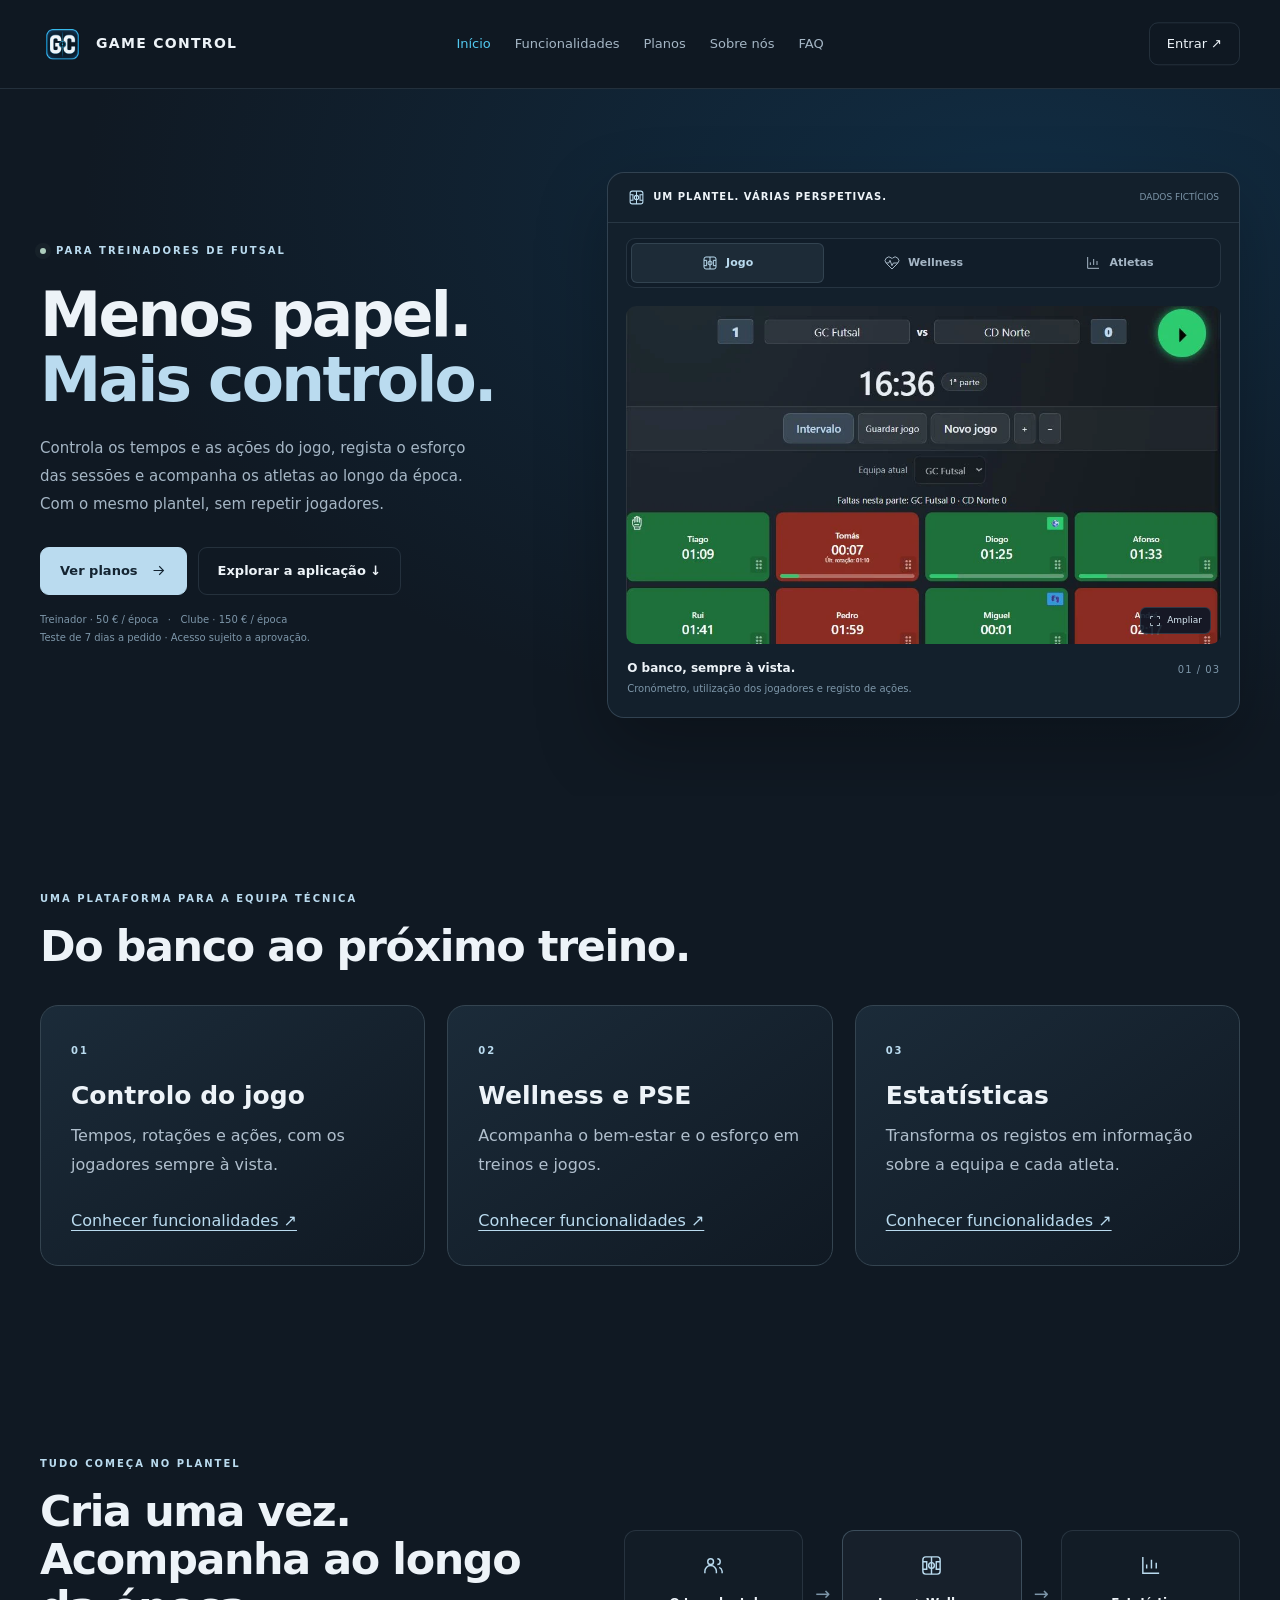
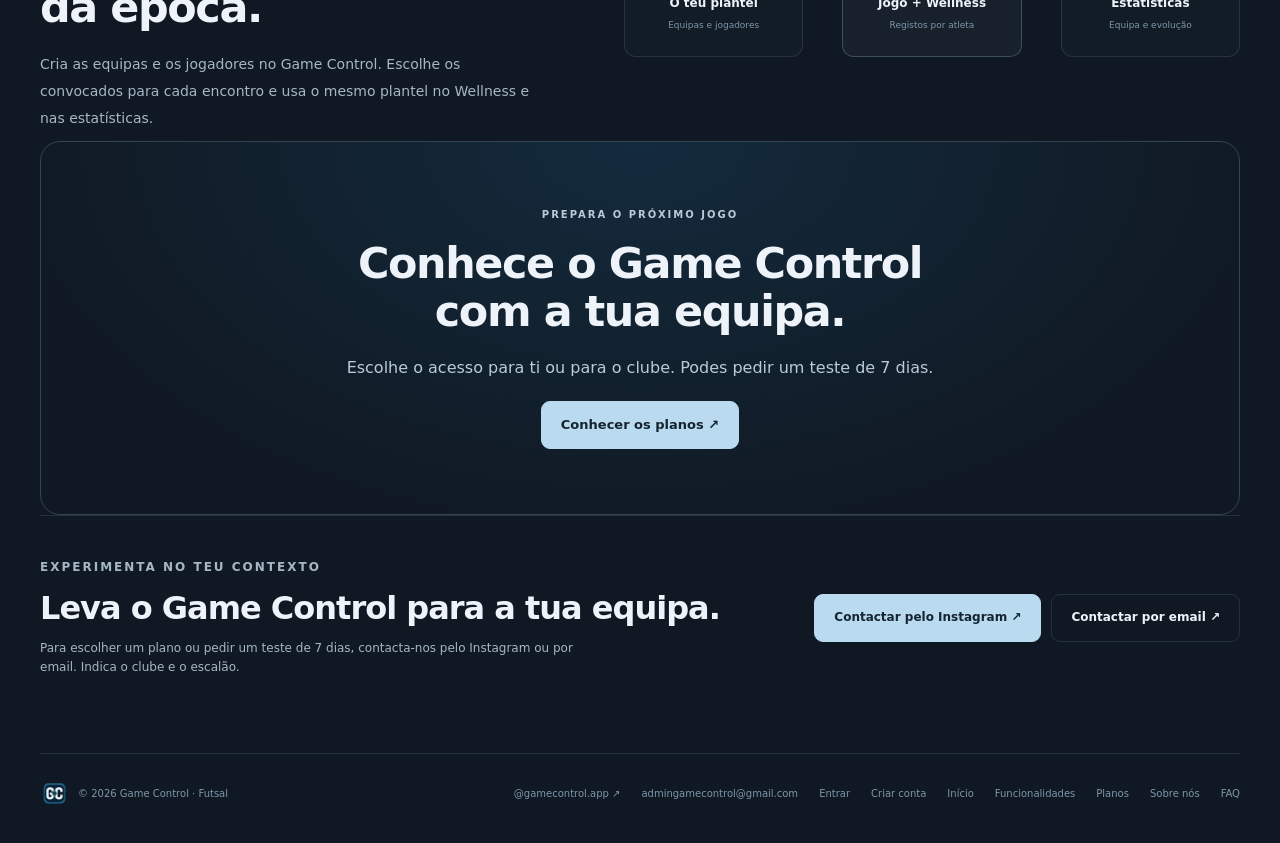
<file: index.html>
<!doctype html>
<html lang="pt-PT"><head><meta charset="utf-8"><meta name="viewport" content="width=device-width,initial-scale=1"><title>Controlo do jogo, Wellness e estatísticas · Game Control</title><meta name="description" content="Do banco à época inteira: tempos e ações de jogo, Wellness e PSE, estatísticas da equipa e dos atletas. Um plantel partilhado, com acesso por conta."><meta name="theme-color" content="#101923"><meta property="og:type" content="website"><meta property="og:title" content="Game Control · O teu futsal, do jogo à época inteira"><meta property="og:description" content="Controlo do jogo, Wellness e estatísticas dos atletas. Conhece a aplicação e pede acesso."><meta property="og:url" content="https://gpmviana.github.io/gamecontrol/"><meta property="og:image" content="https://gpmviana.github.io/gamecontrol/logo-gc.png"><link rel="icon" type="image/png" href="favicon.png?v=20261029-blue"><link rel="stylesheet" href="gc-site.css"><link rel="stylesheet" href="gc-pages.css"></head>
<body><svg xmlns="http://www.w3.org/2000/svg" width="0" height="0" style="position:absolute" aria-hidden="true"><defs><symbol id="i-game" viewBox="0 0 24 24"><rect x="3" y="3" width="18" height="18" rx="3"/><path d="M12 3v18M3 8h4v8H3m18-8h-4v8h4"/><circle cx="12" cy="12" r="3"/></symbol><symbol id="i-heart" viewBox="0 0 24 24"><path d="M20.6 4.6a5.5 5.5 0 0 0-7.8 0l-.8.8-.8-.8a5.5 5.5 0 0 0-7.8 7.8L12 21l8.6-8.6a5.5 5.5 0 0 0 0-7.8Z"/><path d="M3 12h4l2-4 3 8 2-4h7"/></symbol><symbol id="i-chart" viewBox="0 0 24 24"><path d="M4 3v17h17M8 15v-4m5 4V6m5 9V9"/></symbol><symbol id="i-people" viewBox="0 0 24 24"><circle cx="9" cy="8" r="3"/><path d="M3 20v-2a6 6 0 0 1 12 0v2M16 5a3 3 0 0 1 0 6m2 3a5 5 0 0 1 3 4v2"/></symbol><symbol id="i-arrow" viewBox="0 0 24 24"><path d="M5 12h14m-6-6 6 6-6 6"/></symbol><symbol id="i-check" viewBox="0 0 24 24"><path d="m5 12 4 4L19 6"/></symbol><symbol id="i-expand" viewBox="0 0 24 24"><path d="M8 3H3v5m13-5h5v5M3 16v5h5m13-5v5h-5"/></symbol></defs></svg><a class="skip" href="#conteudo">Saltar para o conteúdo</a>
<div class="nav-shell"><header class="nav wrap"><a class="brand" href="index.html" aria-label="Game Control, início"><img src="logo-gc.png?v=20261029-blue" width="45" height="45" alt="">GAME CONTROL</a><button class="menu-toggle" type="button" aria-expanded="false" aria-controls="main-nav" aria-label="Abrir menu"><svg width="20" height="20" viewBox="0 0 24 24" fill="none" stroke="currentColor" stroke-width="1.5" aria-hidden="true"><path d="M4 6h16M4 12h16M4 18h16"/></svg></button><nav class="nav-links" id="main-nav" aria-label="Navegação principal"><a href="index.html" aria-current="page">Início</a><a href="funcionalidades.html" >Funcionalidades</a><a href="planos.html" >Planos</a><a href="sobre.html" >Sobre nós</a><a href="faq.html" >FAQ</a><a class="nav-enter" href="app.html">Entrar ↗</a></nav></header></div>
<main id="conteudo"><div class="hero-shell" id="inicio"><section class="hero wrap" aria-labelledby="hero-title"><div><p class="eyebrow with-dot">Para treinadores de futsal</p><h1 id="hero-title">Menos papel.<br><span>Mais controlo.</span></h1><p class="hero-lead">Controla os tempos e as ações do jogo, regista o esforço das sessões e acompanha os atletas ao longo da época. Com o mesmo plantel, sem repetir jogadores.</p><div class="hero-actions"><a class="button primary" href="planos.html">Ver planos <svg fill="none" stroke="currentColor" stroke-width="1.5" aria-hidden="true"><use href="#i-arrow"/></svg></a><a class="button" href="funcionalidades.html">Explorar a aplicação ↓</a></div><p class="access-note">Treinador · 50 € / época &nbsp; · &nbsp; Clube · 150 € / época<br>Teste de 7 dias a pedido · Acesso sujeito a aprovação.</p></div>
<div class="product-preview"><div class="preview-top"><span class="preview-wordmark"><svg fill="none" stroke="currentColor" stroke-width="1.5" aria-hidden="true"><use href="#i-game"/></svg>UM PLANTEL. VÁRIAS PERSPETIVAS.</span><span class="example-tag">DADOS FICTÍCIOS</span></div><div class="module-tabs" role="tablist" aria-label="Explorar os módulos"><button id="preview-tab-game" role="tab" aria-selected="true" aria-controls="preview-game"  data-preview="game"><svg fill="none" stroke="currentColor" stroke-width="1.5" aria-hidden="true"><use href="#i-game"/></svg>Jogo</button><button id="preview-tab-wellness" role="tab" aria-selected="false" aria-controls="preview-wellness" tabindex="-1" data-preview="wellness"><svg fill="none" stroke="currentColor" stroke-width="1.5" aria-hidden="true"><use href="#i-heart"/></svg>Wellness</button><button id="preview-tab-stats" role="tab" aria-selected="false" aria-controls="preview-stats" tabindex="-1" data-preview="stats"><svg fill="none" stroke="currentColor" stroke-width="1.5" aria-hidden="true"><use href="#i-chart"/></svg>Atletas</button></div><div id="preview-game" class="preview-body" role="tabpanel" aria-labelledby="preview-tab-game" ><button type="button" class="preview-image-button"  data-image="gc-site-jogo.webp" data-image-title="Controlo do jogo" aria-label="Ampliar: Controlo do jogo"><img src="gc-site-jogo.webp" width="1000" height="755"  alt="Vista do jogo com resultado, cronómetro e jogadores em campo e no banco"><span class="image-expand"><svg fill="none" stroke="currentColor" stroke-width="1.5" aria-hidden="true"><use href="#i-expand"/></svg>Ampliar</span></button><div class="preview-caption"><div><strong>O banco, sempre à vista.</strong><p>Cronómetro, utilização dos jogadores e registo de ações.</p></div><span class="preview-index">01 / 03</span></div></div><div id="preview-wellness" class="preview-body" role="tabpanel" aria-labelledby="preview-tab-wellness" hidden><button type="button" class="preview-image-button"  data-image="gc-site-wellness.webp" data-image-title="Wellness · bem-estar e PSE" aria-label="Ampliar: Wellness · bem-estar e PSE"><img src="gc-site-wellness.webp" width="1000" height="780"  alt="Formulário de bem-estar com cinco perguntas e respostas de 1 a 5"><span class="image-expand"><svg fill="none" stroke="currentColor" stroke-width="1.5" aria-hidden="true"><use href="#i-expand"/></svg>Ampliar</span></button><div class="preview-caption"><div><strong>Antes e depois da sessão.</strong><p>Bem-estar, PSE e carga, ligados aos jogadores do plantel.</p></div><span class="preview-index">02 / 03</span></div></div><div id="preview-stats" class="preview-body" role="tabpanel" aria-labelledby="preview-tab-stats" hidden><button type="button" class="preview-image-button" data-kind="stats" data-image="gc-site-estatisticas.webp" data-image-title="Estatísticas dos atletas" aria-label="Ampliar: Estatísticas dos atletas"><img src="gc-site-estatisticas.webp" width="1197" height="627"  alt="Gráficos circulares da distribuição dos minutos, golos e assistências pelos atletas"><span class="image-expand"><svg fill="none" stroke="currentColor" stroke-width="1.5" aria-hidden="true"><use href="#i-expand"/></svg>Ampliar</span></button><div class="preview-caption"><div><strong>Uma época de registos, com contexto.</strong><p>Minutos, golos, assistências e evolução individual.</p></div><span class="preview-index">03 / 03</span></div></div></div></section></div>
<div class="wrap"><section class="section"><p class="eyebrow">Uma plataforma para a equipa técnica</p><h2 class="section-title">Do banco ao próximo treino.</h2><div class="module-cards"><a href="funcionalidades.html#jogo"><span class="eyebrow">01</span><h3>Controlo do jogo</h3><p>Tempos, rotações e ações, com os jogadores sempre à vista.</p><span class="text-link">Conhecer funcionalidades ↗</span></a><a href="funcionalidades.html#wellness"><span class="eyebrow">02</span><h3>Wellness e PSE</h3><p>Acompanha o bem-estar e o esforço em treinos e jogos.</p><span class="text-link">Conhecer funcionalidades ↗</span></a><a href="funcionalidades.html#estatisticas"><span class="eyebrow">03</span><h3>Estatísticas</h3><p>Transforma os registos em informação sobre a equipa e cada atleta.</p><span class="text-link">Conhecer funcionalidades ↗</span></a></div></section><section class="section flow-section" id="plataforma"><div class="flow-layout"><div><p class="eyebrow">Tudo começa no plantel</p><h2 class="section-title">Cria uma vez.<br>Acompanha ao longo da época.</h2><p class="section-lead">Cria as equipas e os jogadores no Game Control. Escolhe os convocados para cada encontro e usa o mesmo plantel no Wellness e nas estatísticas.</p></div><div class="flow-diagram" aria-label="O plantel é partilhado pelo jogo e pelo Wellness, que fornecem registos às estatísticas"><div class="flow-node"><svg fill="none" stroke="currentColor" stroke-width="1.5" aria-hidden="true"><use href="#i-people"/></svg><div><strong>O teu plantel</strong><span>Equipas e jogadores</span></div></div><span class="flow-arrow" aria-hidden="true">→</span><div class="flow-node stack"><svg fill="none" stroke="currentColor" stroke-width="1.5" aria-hidden="true"><use href="#i-game"/></svg><div><strong>Jogo + Wellness</strong><span>Registos por atleta</span></div></div><span class="flow-arrow" aria-hidden="true">→</span><div class="flow-node"><svg fill="none" stroke="currentColor" stroke-width="1.5" aria-hidden="true"><use href="#i-chart"/></svg><div><strong>Estatísticas</strong><span>Equipa e evolução</span></div></div></div></div></section><section class="home-cta"><p class="eyebrow">Prepara o próximo jogo</p><h2 class="section-title">Conhece o Game Control<br>com a tua equipa.</h2><p>Escolhe o acesso para ti ou para o clube. Podes pedir um teste de 7 dias.</p><a class="button primary" href="planos.html">Conhecer os planos ↗</a></section><section class="contact-section" id="contactos"><div class="contact-box"><div><p class="eyebrow" style="margin-bottom:13px">Experimenta no teu contexto</p><h2>Leva o Game Control para a tua equipa.</h2><p>Para escolher um plano ou pedir um teste de 7 dias, contacta-nos pelo Instagram ou por email. Indica o clube e o escalão.</p></div><div class="contact-actions"><a class="button primary" href="https://www.instagram.com/gamecontrol.app/" target="_blank" rel="noopener noreferrer">Contactar pelo Instagram ↗</a><button class="button" type="button" data-open-contact>Contactar por email ↗</button></div></div></section></div></main><footer class="footer wrap"><div class="footer-brand"><img src="logo-gc.png?v=20261029-blue" width="29" height="29" alt=""><span>© 2026 Game Control · Futsal</span></div><nav class="footer-links" aria-label="Contactos e acessos"><a href="https://www.instagram.com/gamecontrol.app/" target="_blank" rel="noopener noreferrer">@gamecontrol.app ↗</a><a href="mailto:admingamecontrol@gmail.com">admingamecontrol@gmail.com</a><a href="app.html">Entrar</a><a href="registar.html">Criar conta</a><a href="index.html">Início</a><a href="funcionalidades.html">Funcionalidades</a><a href="planos.html">Planos</a><a href="sobre.html">Sobre nós</a><a href="faq.html">FAQ</a></nav></footer>
<dialog class="contact-dialog" id="contact-dialog" aria-labelledby="contact-title"><div class="dialog-head"><h2 id="contact-title">Contactar o Game Control</h2><button type="button" class="dialog-close" data-close-dialog aria-label="Fechar contactos">×</button></div><p>Para pedir um plano ou um teste de 7 dias, escolhe o contacto e indica o teu nome, clube e escalão.</p><p id="contact-plan-note" class="contact-plan-note" hidden></p><div class="email-options"><a class="button primary" href="https://www.instagram.com/gamecontrol.app/" target="_blank" rel="noopener noreferrer">Contactar pelo Instagram ↗</a><a class="button" id="contact-gmail" target="_blank" rel="noopener noreferrer">Abrir no Gmail ↗</a><a class="button" id="contact-mailto">Abrir aplicação de correio ↗</a></div><label for="contact-address">Ou copia o endereço e envia a mensagem pelo teu email:</label><div class="email-address"><input id="contact-address" readonly value="admingamecontrol@gmail.com" autocomplete="off"><button class="button" type="button" id="copy-email">Copiar</button></div><p class="contact-status" id="contact-status" role="status" aria-live="polite"></p><p class="send-note">O pedido só é enviado quando confirmares o envio no Instagram ou no teu serviço de email.</p></dialog>
<dialog class="image-dialog" id="image-dialog" aria-labelledby="image-title"><div class="dialog-head"><h2 id="image-title">Vista da aplicação</h2><button class="dialog-close" type="button" data-close-dialog aria-label="Fechar imagem">×</button></div><img id="expanded-image" alt=""><p>Captura da aplicação · Dados fictícios de demonstração.</p></dialog>
<script src="gc-site.js" defer></script></body></html>
</file>
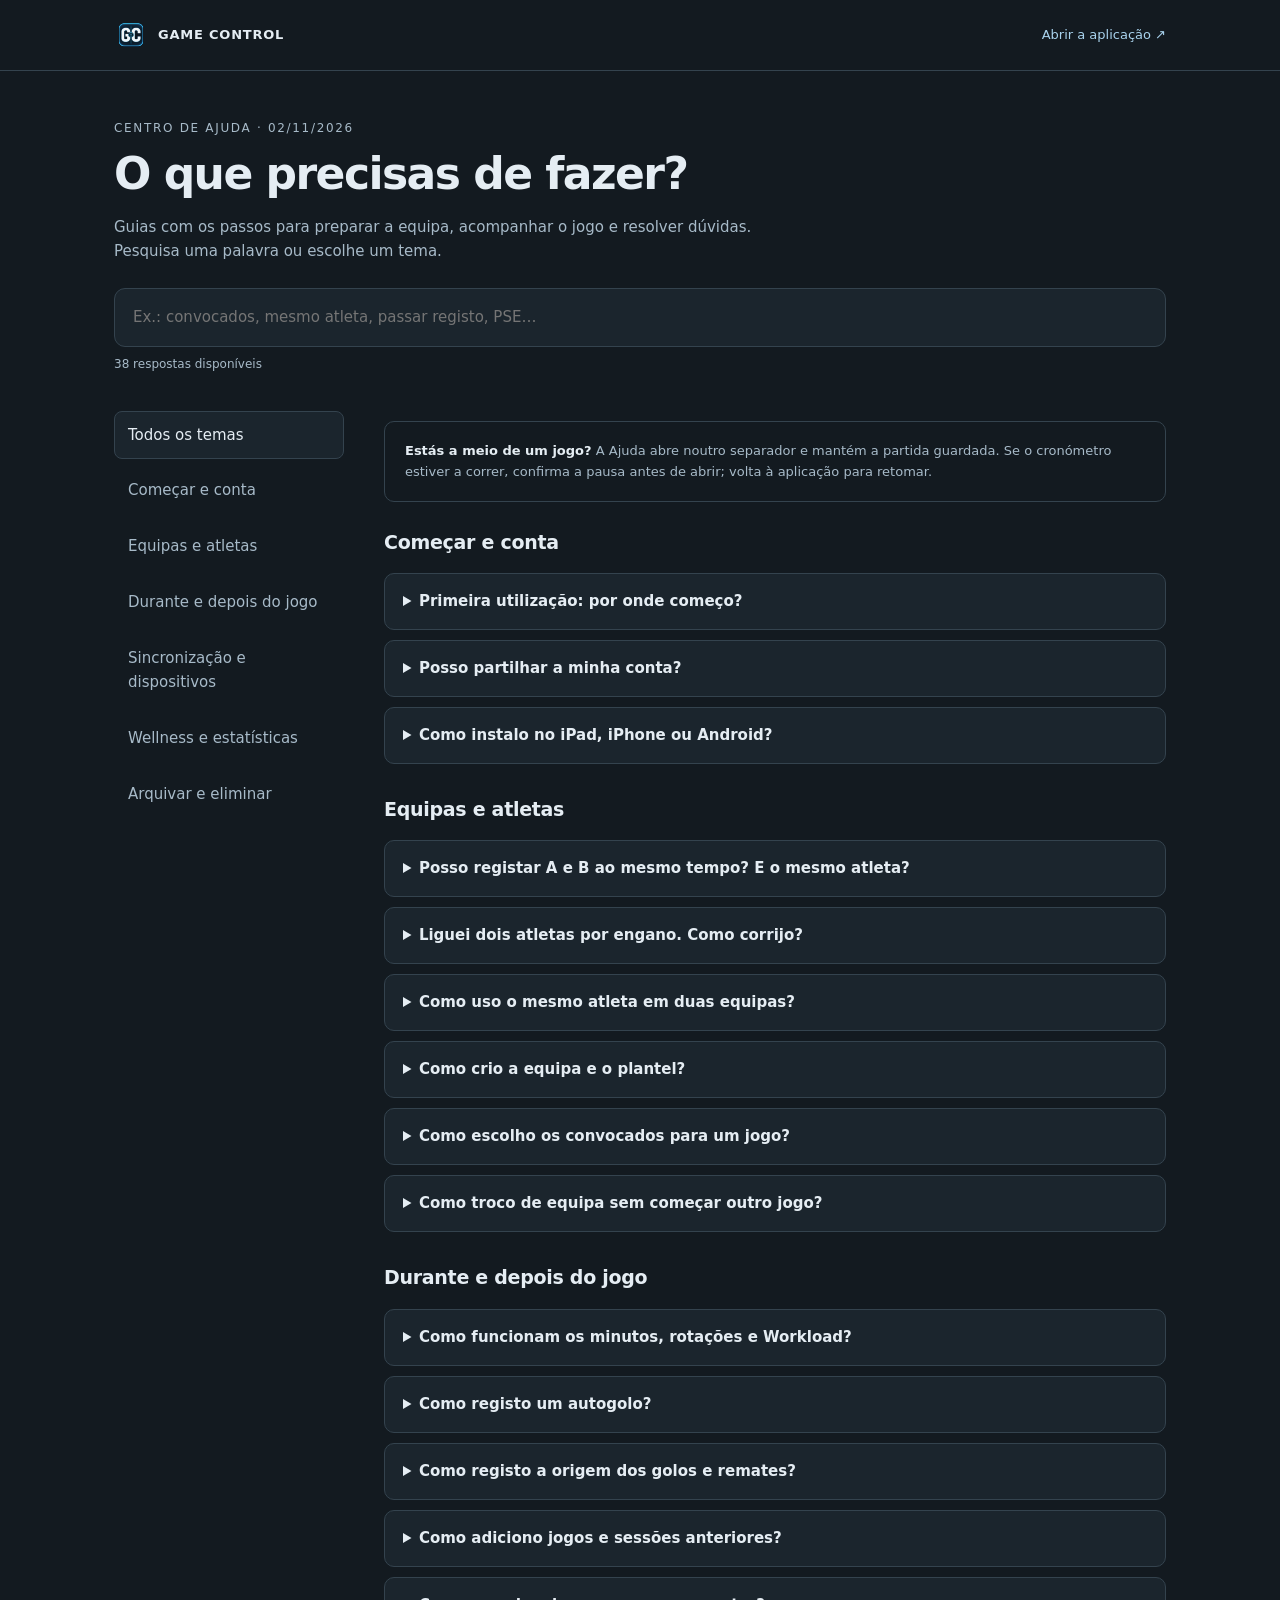
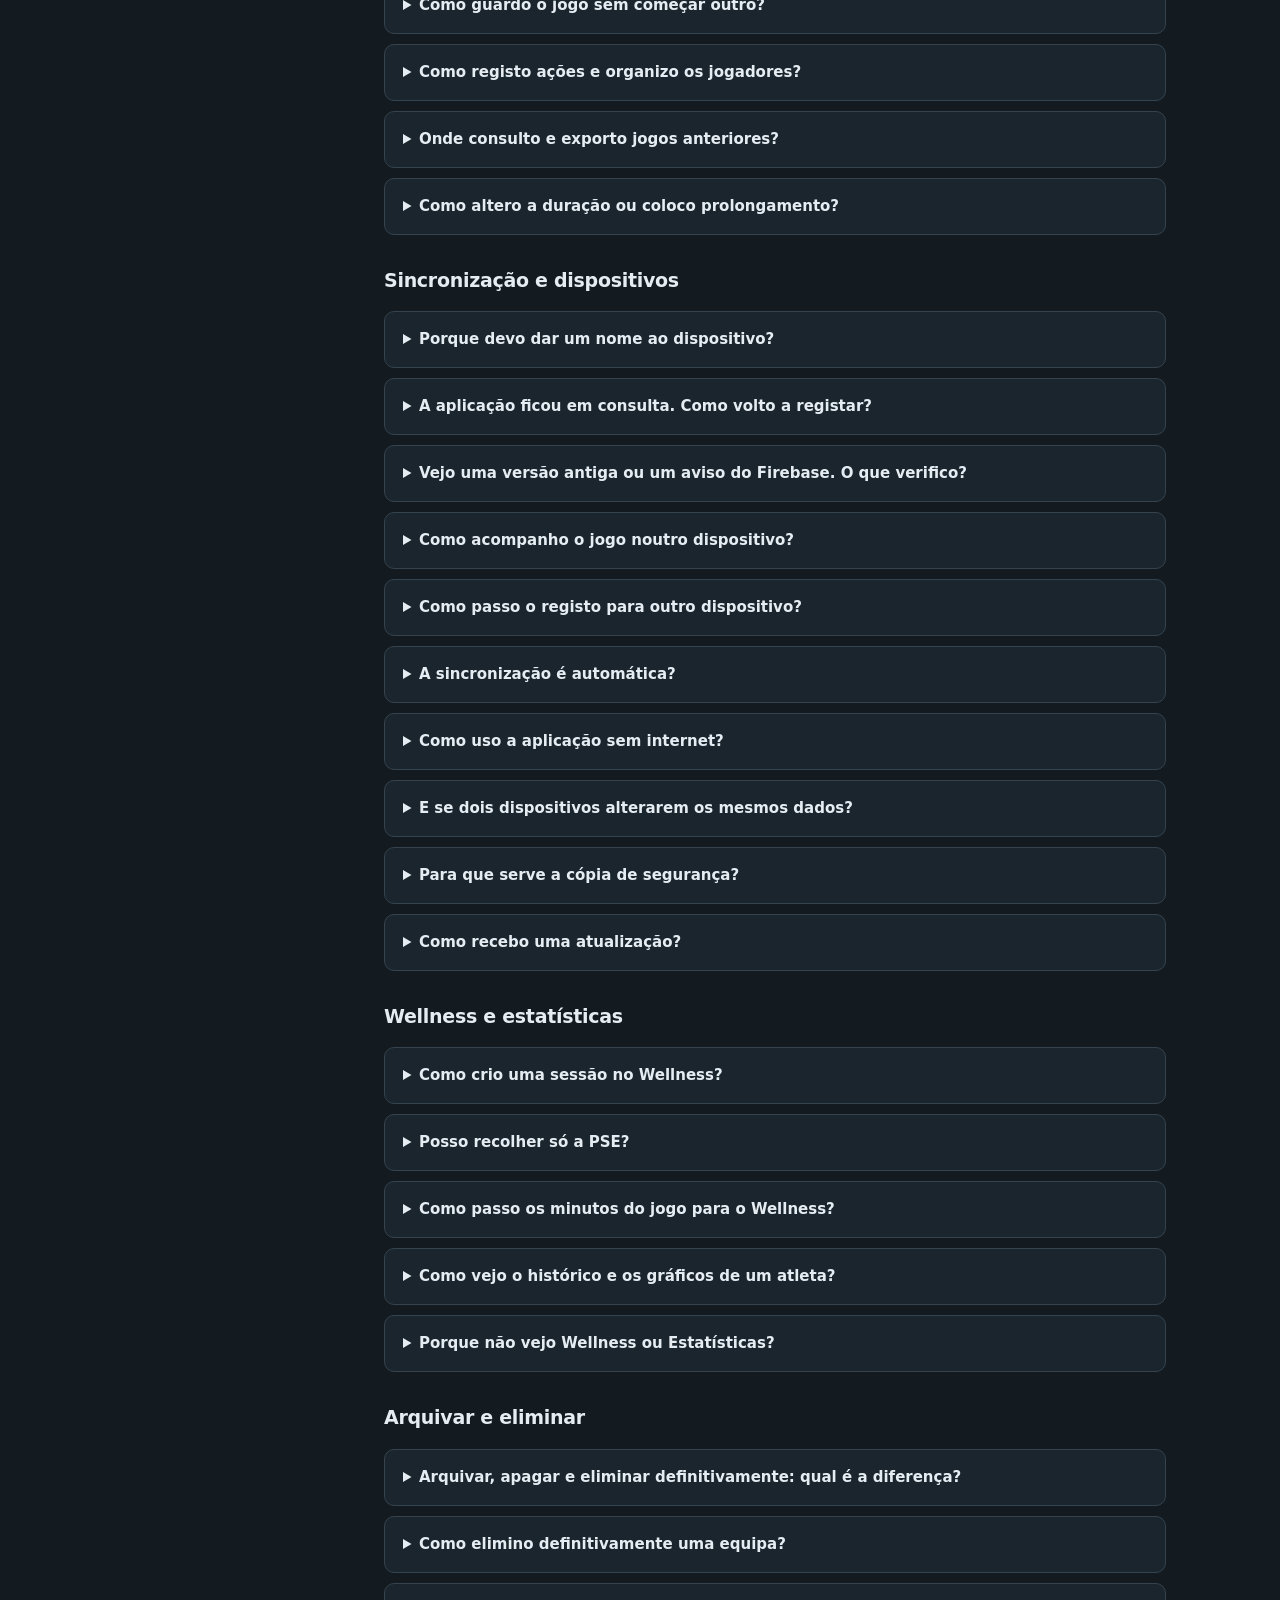
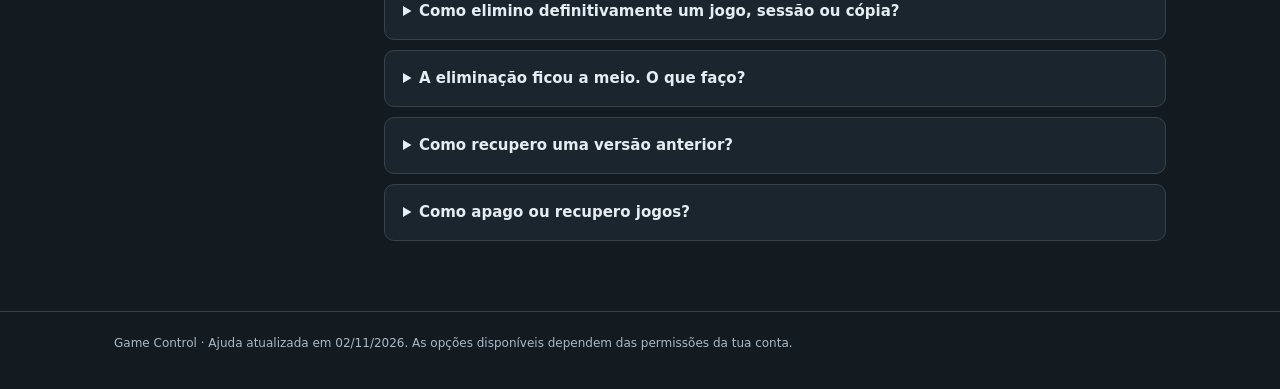
<file: ajuda.html>
<!doctype html><html lang="pt-PT"><head><meta charset="utf-8"><meta name="viewport" content="width=device-width,initial-scale=1"><title>Ajuda · Game Control</title><link rel="icon" href="favicon.png"><style>
:root{color-scheme:dark;--bg:#131a20;--panel:#1b252d;--line:#34434e;--ink:#e5edf3;--muted:#a7bac8;--accent:#a9d3ed}*{box-sizing:border-box}body{margin:0;background:var(--bg);color:var(--ink);font:15px/1.65 system-ui,Arial,sans-serif}a{color:var(--accent)}.wrap{max-width:1100px;margin:auto;padding:0 24px}header{border-bottom:1px solid var(--line)}header .wrap{display:flex;align-items:center;justify-content:space-between;padding-top:18px;padding-bottom:18px}.brand{display:flex;align-items:center;gap:10px;font-size:13px;font-weight:700;letter-spacing:.06em}.brand img{width:34px;height:34px;object-fit:contain}.back{text-decoration:none;font-size:13px}.intro{padding:48px 0 28px}.eyebrow{color:var(--muted);font-size:12px;letter-spacing:.14em;text-transform:uppercase}h1{font-size:clamp(30px,5vw,44px);line-height:1.2;letter-spacing:-.035em;margin:9px 0 14px}.lead{color:var(--muted);max-width:650px;margin:0 0 24px}.search{width:100%;padding:16px 18px;border:1px solid var(--line);border-radius:11px;background:var(--panel);color:var(--ink);font:inherit;outline:none}.search:focus{border-color:var(--accent)}#count{font-size:12px;color:var(--muted);margin:8px 0}.layout{display:grid;grid-template-columns:230px 1fr;gap:40px;padding-bottom:40px}nav{position:sticky;top:18px;align-self:start;display:grid;gap:7px}nav button{background:transparent;border:1px solid transparent;color:var(--muted);font:inherit;text-align:left;padding:11px 13px;border-radius:8px;cursor:pointer}nav button[aria-pressed=true]{color:var(--ink);border-color:var(--line);background:var(--panel)}.topic{margin-bottom:30px;scroll-margin-top:24px}h2{font-size:19px;letter-spacing:-.015em;margin:8px 0 15px}.answer{background:var(--panel);border:1px solid var(--line);border-radius:10px;margin:10px 0}.answer summary{padding:17px 18px;cursor:pointer;font-weight:600;line-height:1.4}.answer[open] summary{color:var(--accent);border-bottom:1px solid var(--line)}ol{padding:0 22px 8px 43px}li{padding:5px 0 9px 4px;color:#c7d6e0}li::marker{color:var(--accent);font-weight:700}.callout{padding:18px 20px;border:1px solid var(--line);border-radius:10px;color:var(--muted);font-size:13px;margin:10px 0 25px}.callout strong{color:var(--ink)}footer{border-top:1px solid var(--line);padding:22px 0 36px;color:var(--muted);font-size:12px}[hidden]{display:none!important}@media(max-width:730px){.wrap{padding:0 18px}.intro{padding-top:30px}.layout{grid-template-columns:1fr;gap:18px}nav{position:static;display:flex;overflow:auto;padding-bottom:6px;gap:5px}nav button{white-space:nowrap;font-size:12px}.back{max-width:140px;text-align:right}.answer summary{font-size:14px}li{font-size:14px}}
</style></head><body><header><div class="wrap"><div class="brand"><img src="logo-gc.png" alt="">GAME CONTROL</div><a class="back" href="app.html">Abrir a aplicação ↗</a></div></header><main class="wrap"><div class="intro"><div class="eyebrow">Centro de ajuda · 02/11/2026</div><h1>O que precisas de fazer?</h1><p class="lead">Guias com os passos para preparar a equipa, acompanhar o jogo e resolver dúvidas. Pesquisa uma palavra ou escolhe um tema.</p><label for="search" hidden>Pesquisar na ajuda</label><input id="search" class="search" type="search" placeholder="Ex.: convocados, mesmo atleta, passar registo, PSE…" autocomplete="off"><p id="count" role="status"></p></div><div class="layout"><nav aria-label="Temas da ajuda"><button data-filter="all" aria-pressed="true">Todos os temas</button><button data-filter="inicio" aria-pressed="false">Começar e conta</button><button data-filter="equipas" aria-pressed="false">Equipas e atletas</button><button data-filter="jogo" aria-pressed="false">Durante e depois do jogo</button><button data-filter="dados" aria-pressed="false">Sincronização e dispositivos</button><button data-filter="wellness" aria-pressed="false">Wellness e estatísticas</button><button data-filter="eliminar" aria-pressed="false">Arquivar e eliminar</button></nav><div><div class="callout"><strong>Estás a meio de um jogo?</strong> A Ajuda abre noutro separador e mantém a partida guardada. Se o cronómetro estiver a correr, confirma a pausa antes de abrir; volta à aplicação para retomar.</div><p id="empty" hidden>Não encontrámos essa pesquisa. Tenta outra palavra ou escolhe Todos os temas.</p><section class="topic" data-category="inicio" id="inicio"><h2>Começar e conta</h2><details class="answer"><summary>Primeira utilização: por onde começo?</summary><ol><li>Entra na tua conta com internet. Se for uma conta nova, confirma o email e aguarda a aprovação. Os módulos disponíveis dependem das permissões dadas à tua conta.</li><li>Dá um nome ao dispositivo: Tablet do X ou Telemóvel do X. Completa o teu nome e clube se forem pedidos. Depois disso, os avisos de preenchimento deixam de aparecer.</li><li>Em Gerir equipas, cria a equipa e o plantel completo. Em Novo jogo, escolhe a equipa e só os convocados. Confirma o adversário, a data e a duração das partes antes de iniciar.</li><li>Toca nos cartões para indicar quem está em campo. Inicia o cronómetro quando começa o jogo e pausa-o sempre que precisares de parar a contagem. No fim, usa Guardar jogo e espera pela indicação Sincronizado.</li></ol></details><details class="answer"><summary>Posso partilhar a minha conta?</summary><ol><li>Cada conta deve pertencer a uma única pessoa. Cada treinador deve usar a sua conta para manter equipas, jogos e registos separados.</li><li>Podes usar a tua conta nos teus dispositivos autorizados. Para registar um jogo em direto, usa apenas um dispositivo de cada vez e confirma a sincronização antes de mudar.</li></ol></details><details class="answer"><summary>Como instalo no iPad, iPhone ou Android?</summary><ol><li>iPad/iPhone: abre no Safari e usa Partilhar → Adicionar ao ecrã principal → Abrir como aplicação web.</li><li>Android: abre no Chrome e usa o menu ⋮ → Instalar aplicação ou Adicionar ao ecrã principal. Também podes usar ☰ → Instalar aplicação, quando a opção estiver disponível.</li><li>Depois de instalar, abre pelo ícone COM INTERNET, inicia sessão e confirma os dados e a disponibilidade offline. A aplicação instalada pode usar um espaço de armazenamento diferente do separador do navegador.</li></ol></details></section><section class="topic" data-category="equipas" id="equipas"><h2>Equipas e atletas</h2><details class="answer"><summary>Posso registar A e B ao mesmo tempo? E o mesmo atleta?</summary><ol><li>Sim. Na mesma conta, um dispositivo pode registar a equipa A e outro a equipa B. Escolhe a equipa no seletor Equipa atual; a consulta aplica-se apenas à equipa que já tem um dispositivo a registar.</li><li>O atleta também pode pertencer a ambas. Cria-o num plantel e, no outro, usa Adicionar atleta de outra equipa. Seleciona os convocados de cada jogo de forma independente.</li><li>Nas Estatísticas, a seleção de uma equipa mostra apenas esse percurso. Todas as equipas agrega o atleta e permite consultar o percurso por equipa. A aplicação não junta automaticamente pessoas com nomes iguais.</li></ol></details><details class="answer"><summary>Liguei dois atletas por engano. Como corrijo?</summary><ol><li>Abre Gerir equipas e o plantel onde fizeste a ligação. Junto ao jogador, usa Desligar ligação e confirma. Guarda o plantel para aplicar.</li><li>O jogador dessa equipa volta a ter uma identidade separada. Os registos originais dos jogos e sessões não são somados nem apagados por esta ação; muda a forma como são agrupados na análise.</li><li>Se a ligação foi feita ao atleta errado, desliga-a primeiro e depois usa Ligar atleta para escolher a pessoa correta. Verifica o nome e a indicação das outras equipas antes de confirmar.</li></ol></details><details class="answer"><summary>Como uso o mesmo atleta em duas equipas?</summary><ol><li>Cria o atleta no primeiro plantel. No segundo, escolhe Adicionar atleta de outra equipa e seleciona-o. Pode ter convocatórias e minutos diferentes em cada equipa.</li><li>Se já o criaste duas vezes, usa Ligar atleta no plantel e confirma que é a mesma pessoa. Não se juntam atletas automaticamente pelo nome. Os jogos e sessões originais mantêm os seus identificadores.</li><li>Nas Estatísticas, a equipa filtra o percurso nessa equipa. Todas as equipas mostra o total individual e o quadro Percurso por equipa. A carga global soma as sessões registadas em ambas; evita registar a mesma sessão duas vezes.</li></ol></details><details class="answer"><summary>Como crio a equipa e o plantel?</summary><ol><li>No botão 👥 do topo, abre Gerir equipas. Cria a equipa e adiciona TODOS os jogadores do plantel, indicando se são jogadores de campo ou guarda-redes. Carrega em Guardar plantel.</li><li>Só precisas de criar o plantel uma vez. Nos jogos seguintes, escolhes a equipa e os convocados. Podes voltar a 👥 para acrescentar jogadores ou corrigir nomes e posições.</li></ol></details><details class="answer"><summary>Como escolho os convocados para um jogo?</summary><ol><li>Carrega em Novo jogo, escolhe a equipa e marca apenas os jogadores convocados. Depois carrega em Começar jogo.</li><li>Só os convocados aparecem nos cartões do jogo. Os restantes continuam no plantel para jogos futuros. O jogo anterior é guardado antes de começar outro.</li></ol></details><details class="answer"><summary>Como troco de equipa sem começar outro jogo?</summary><ol><li>Usa o seletor Equipa atual. A troca mantém os dados do jogo de cada equipa e permite consultar o respetivo arquivo.</li><li>Se o cronómetro estiver a correr, a aplicação pede para o pausar. Conclui ou cancela qualquer ação selecionada antes de trocar.</li></ol></details></section><section class="topic" data-category="jogo" id="jogo"><h2>Durante e depois do jogo</h2><details class="answer"><summary>Como funcionam os minutos, rotações e Workload?</summary><ol><li>O cartão permite indicar entrada ou saída do jogador. A contagem depende de o cronómetro estar a correr e de o jogador estar assinalado em campo. Pausar o cronómetro para também a contagem de participação.</li><li>A tabela apresenta os minutos por parte e o total. As rotações e a média ajudam a acompanhar os períodos de utilização de cada atleta. O prolongamento entra na coluna da segunda parte.</li><li>O Workload da aplicação mãe é a diferença entre o tempo do jogador e a distribuição de referência calculada para os convocados. Não é a carga de treino por PSE. No Wellness, a carga por PSE é calculada separadamente.</li><li>Se um dado estiver errado, verifica a parte, o cronómetro e os eventos. Antes de corrigir registos importantes, exporta uma cópia e compara as versões disponíveis.</li></ol></details><details class="answer"><summary>Como registo um autogolo?</summary><ol><li>Ao registar um golo, escolhe a opção de autogolo no fluxo do golo. Confirma se é um golo a favor ou contra da tua equipa.</li><li>O resultado da equipa é atualizado. Um autogolo não deve atribuir um golo normal, assistência ou remate ao atacante. As presenças em campo podem continuar associadas ao momento do golo.</li><li>Confirma o evento no Histórico e no relatório. Se te enganares, usa a opção de desfazer/corrigir disponível antes de continuar o registo.</li></ol></details><details class="answer"><summary>Como registo a origem dos golos e remates?</summary><ol><li>Nos golos e remates, escolhe a origem apresentada: organização, transição, lateral, canto, livre, penálti, 5×4, guarda-redes subido, roubo ou perda de bola. Cada ação tem uma única origem.</li><li>Para a nossa equipa, seleciona também o jogador quando for pedido. As ações do adversário têm os seus próprios controlos. Nas recuperações e perdas, mantém o registo por zona do campo.</li><li>As estatísticas dependem dos eventos realmente registados. Um jogo antigo sem origens não permite deduzir automaticamente como foram os remates. Preenche apenas o que conheces.</li></ol></details><details class="answer"><summary>Como adiciono jogos e sessões anteriores?</summary><ol><li>Em Jogos guardados, usa Adicionar jogo anterior. Escolhe a data, adversário, resultado e convocados. Preenche apenas os minutos, golos, assistências e ações que tens registados. O jogo em curso mantém-se.</li><li>Em cada golo, podes identificar a origem e quem estava em campo. Só as formações conhecidas entram na análise de quartetos, duplas e presenças em golos.</li><li>No Wellness, usa Sessão anterior para registar treinos ou jogos passados com PSE e minutos por jogador; o bem-estar é opcional. Para aproveitar um jogo guardado, usa Importar jogo e confirma em Criar sessão.</li><li>Campos em branco significam não registado. Nas Estatísticas, os totais somam apenas os dados conhecidos. Para corrigir um registo anterior, usa Editar jogo anterior ou Editar registo anterior em tabela. Confirma Sincronizado antes de fechar.</li></ol></details><details class="answer"><summary>Como guardo o jogo sem começar outro?</summary><ol><li>Carrega em Guardar jogo. O cronómetro fica pausado e a partida é guardada em Jogos guardados, mantendo o resultado, os tempos e os eventos no ecrã.</li><li>Se voltares a guardar a mesma partida, o registo é atualizado sem criar uma cópia duplicada. Antes de fechar, confirma a indicação Sincronizado.</li><li>Usa Novo jogo apenas quando quiseres escolher a equipa e os convocados para outra partida. A partida atual também é guardada antes de ser iniciada a seguinte.</li></ol></details><details class="answer"><summary>Como registo ações e organizo os jogadores?</summary><ol><li>Um toque no cartão faz o jogador entrar ou sair. Para mudar a ordem dos cartões, arrasta apenas a pequena pega ⠿ no canto.</li><li>Em Ações, escolhe a ação da nossa equipa e depois toca no jogador. As ações do adversário têm botões próprios. Nas recuperações e perdas, escolhe a zona do campo.</li><li>Usa a timeline inferior para golos, faltas e cartões da nossa equipa. Nos golos, escolhe uma única origem; num golo marcado, seleciona também o marcador e a assistência. Toca novamente no marcador para ficar sem assistência.</li></ol></details><details class="answer"><summary>Onde consulto e exporto jogos anteriores?</summary><ol><li>Escolhe a equipa em Equipa atual e abre Jogos guardados. Usa Consultar para ver o jogo e Relatório / PDF / PNG para descarregar o relatório dessa partida.</li><li>Em Quartetos e duplas, escolhe se queres analisar o jogo atual, os guardados ou ambos. As contagens usam os jogadores de campo presentes nos golos; excluem guarda-redes e não são ajustadas ao tempo jogado.</li></ol></details><details class="answer"><summary>Como altero a duração ou coloco prolongamento?</summary><ol><li>Em ☰ → Cronómetro e prolongamento, escolhe a duração por parte e o período. Tens atalhos de 20 e 30 minutos; o prolongamento tem duas partes de 5 minutos por defeito, ajustáveis.</li><li>Alterar o relógio não apaga os eventos nem os tempos já registados. A aplicação pede confirmação quando já há tempo jogado. Na tabela, o prolongamento soma à 2ª parte.</li></ol></details></section><section class="topic" data-category="dados" id="dados"><h2>Sincronização e dispositivos</h2><details class="answer"><summary>Porque devo dar um nome ao dispositivo?</summary><ol><li>O nome identifica o equipamento nos pedidos de registo e quando uma equipa está ocupada. Usa Tablet do X ou Telemóvel do X, substituindo X pelo teu nome.</li><li>Na primeira utilização aparece uma janela para guardar o nome. Se escolheres Mais tarde, podes fazê-lo em Menu → Nome deste dispositivo. Depois de guardado, não volta a pedir nesse navegador.</li><li>Cada navegador ou instalação pode ter armazenamento próprio. Se utilizares outro navegador ou reinstalares, poderás ter de voltar a identificar o dispositivo.</li></ol></details><details class="answer"><summary>A aplicação ficou em consulta. Como volto a registar?</summary><ol><li>Confirma a equipa selecionada. Se outro dispositivo estiver a registar essa equipa, escolhe Pedir registo e aguarda a autorização. Podes selecionar outra equipa livre para trabalhar nela.</li><li>O pedido dura 90 segundos. No dispositivo que regista, conclui a ação aberta e aceita Guardar e passar registo. O jogo pausa, envia os dados e o destinatário confirma a receção antes de poder editar.</li><li>Se o outro dispositivo não responder, o pedido não dá acesso automaticamente. A opção de emergência só deve ser usada depois de confirmares que esse equipamento deixou de registar.</li><li>Se o botão for recusado pelo Firebase, confirma a atualização da aplicação e contacta a administração. Não apagues jogos nem limpes o navegador para tentar desbloquear.</li></ol></details><details class="answer"><summary>Vejo uma versão antiga ou um aviso do Firebase. O que verifico?</summary><ol><li>Termina o registo e confirma a sincronização, se possível. Fecha todas as janelas do Game Control, incluindo a aplicação instalada e outras páginas abertas do mesmo endereço. Volta a abrir com internet.</li><li>Um separador antigo pode manter a versão anterior ativa. A aplicação não força uma recarga durante o jogo para instalar uma atualização.</li><li>Se o problema persistir, envia à administração a mensagem exata, a equipa selecionada e o nome do dispositivo. Diz se estavas online e qual foi a última indicação de sincronização.</li><li>Mantém os dados locais. Não faças reset, não importes uma cópia por tentativa e não limpes o armazenamento do navegador. Exporta uma cópia de segurança quando possível.</li></ol></details><details class="answer"><summary>Como acompanho o jogo noutro dispositivo?</summary><ol><li>Ao escolher uma equipa livre, o registo fica disponível automaticamente. Na mesma equipa, os restantes dispositivos espelham o jogo. Podes usar outra equipa ao mesmo tempo. Sem ligação, a consulta mostra o último registo recebido.</li><li>Para mudar, no dispositivo que regista, pausa e escolhe Passar para consulta. A aplicação só liberta o controlo depois de confirmar o envio. Depois assume o controlo no outro.</li><li>Se um dispositivo ficar sem rede, a reserva mantém-se. Pede o registo e aguarda autorização. A continuação de emergência só aparece após 90 segundos sem comunicação e exige confirmar que o primeiro dispositivo parou. Dois dispositivos sem internet não conseguem comunicar entre si.</li></ol></details><details class="answer"><summary>Como passo o registo para outro dispositivo?</summary><ol><li>Na mesma conta e equipa, escolhe Pedir registo. O pedido dura 90 segundos. Quem está a registar pode aceitar ou recusar.</li><li>Ao aceitar, o jogo pausa e os dados são enviados. O outro dispositivo só começa depois de confirmar a receção. Se a passagem falhar, o controlo mantém-se no primeiro dispositivo.</li><li>Ficar sem internet não liberta a equipa. Para usar outra equipa, seleciona-a normalmente. Usa Continuar em emergência apenas quando confirmares que o primeiro dispositivo deixou de registar.</li></ol></details><details class="answer"><summary>A sincronização é automática?</summary><ol><li>Sim, com a aplicação aberta e internet. Cada equipa pode ser registada por um dispositivo; outros dispositivos espelham essa equipa, mas podem trabalhar noutras. As atualizações são verificadas aproximadamente a cada 15 segundos.</li><li>Confirma a indicação Sincronizado depois da última alteração antes de fechar. O menu inclui Sincronizar agora para pedir uma verificação imediata.</li><li>Cada treinador só vê as suas equipas e jogos. A administração do Game Control pode consultar os dados sincronizados para gerir o serviço.</li></ol></details><details class="answer"><summary>Como uso a aplicação sem internet?</summary><ol><li>Faz a primeira entrada com internet neste dispositivo e espera que os ficheiros fiquem preparados. Em ☰ → Estado da ligação e ajuda offline, confirma Disponível offline.</li><li>Depois da validação online, a conta pode entrar offline nesse dispositivo durante até 7 dias. Uma nova validação online renova esse período. Registar uma conta, confirmar o email ou receber aprovação precisa de internet.</li><li>Se já controlavas o jogo, podes continuar a registar sem rede. Se abriste offline, usa Registar offline no menu e confirma que ninguém regista a mesma equipa. Ao voltar a ligação, compara eventuais versões e assume o controlo antes de enviar. Não há envio com a aplicação fechada.</li><li>Antes do primeiro jogo real, testa o modo de avião no dispositivo que vais usar. Ainda não validámos todos os modelos de iPad e tablet Android. Terminar sessão ou limpar o navegador pode impedir a entrada offline.</li></ol></details><details class="answer"><summary>E se dois dispositivos alterarem os mesmos dados?</summary><ol><li>Usa apenas um dispositivo para controlar um jogo em direto. Para receber alterações noutro dispositivo, pausa o cronómetro e fecha as ações ou janelas abertas.</li><li>Se houver versões incompatíveis, aparece um aviso de conflito. Em Resolver conflito, podes escolher a versão deste dispositivo ou a do Firebase. A aplicação guarda uma cópia local das duas antes de substituir. Exporta uma cópia de segurança antes de resolver dados importantes.</li></ol></details><details class="answer"><summary>Para que serve a cópia de segurança?</summary><ol><li>Em ☰ → Exportar cópia de segurança, descarregas um ficheiro com os dados locais da conta, incluindo alterações que ainda possam estar por enviar. É uma proteção adicional à sincronização.</li><li>Exporta antes de importar dados, trocar de dispositivo ou limpar o navegador. Em Importar cópia de segurança, escolhe uma cópia completa exportada pela aplicação.</li><li>Importar substitui os dados locais com os mesmos identificadores e pode originar conflitos com versões mais recentes no Firebase. Não inclui palavras-passe nem autorização para entrar offline. As antigas exportações apenas de jogos não são aceites como cópia completa.</li></ol></details><details class="answer"><summary>Como recebo uma atualização?</summary><ol><li>Quando surgir a indicação de atualização pronta, termina o jogo, confirma a sincronização e fecha TODAS as janelas do Game Control, incluindo a aplicação instalada. Depois volta a abrir.</li><li>As atualizações não forçam um recarregamento a meio do jogo. Novidades aparece uma vez por versão em cada navegador; podes reabrir o resumo em ☰ → Novidades.</li></ol></details></section><section class="topic" data-category="wellness" id="wellness"><h2>Wellness e estatísticas</h2><details class="answer"><summary>Como crio uma sessão no Wellness?</summary><ol><li>Abre o Wellness pelo ícone do topo. O plantel vem da aplicação mãe: gere os nomes e posições em Gerir equipas, sem voltar a criar os jogadores no Wellness.</li><li>Em Registar sessão, configura a equipa, data, treino ou jogo, título e participantes. A sessão só é criada quando carregas em Criar.</li><li>Antes do treino podes recolher o bem-estar por jogador. Depois, regista a PSE e a duração. Para consultar ou corrigir sessões anteriores, usa o calendário mensal e abre o treino ou jogo pretendido.</li><li>As sessões podem ser registadas com data anterior. Não é preciso inventar respostas de bem-estar ou PSE que não foram recolhidas.</li></ol></details><details class="answer"><summary>Posso recolher só a PSE?</summary><ol><li>Sim. Podes usar apenas a PSE e a duração depois do treino ou jogo. A recolha de bem-estar antes da sessão é opcional.</li><li>Os indicadores de bem-estar ficam sem dados quando não são preenchidos. Não devem ser tratados como zero nem como um mau resultado do atleta.</li><li>Para calcular carga por PSE é necessário ter PSE e duração válidas. O valor resulta da multiplicação PSE × minutos; a duração pode ser diferente para cada jogador.</li></ol></details><details class="answer"><summary>Como passo os minutos do jogo para o Wellness?</summary><ol><li>Guarda o jogo na aplicação mãe. Em Jogos guardados, usa o ícone do Wellness dessa partida ou, no Wellness, escolhe o jogo guardado para importar.</li><li>Confirma a equipa, data e participantes e carrega em Criar sessão quando a configuração estiver pronta. Os minutos individuais do jogo ajudam a preencher a duração de cada atleta.</li><li>Se corrigires o jogo depois, usa Atualizar minutos do jogo na sessão associada. Confirma antes de substituir durações que tenhas corrigido manualmente. As respostas de PSE mantêm-se.</li><li>Evita criar duas sessões para o mesmo jogo, sobretudo se o atleta aparecer em várias equipas: a carga global soma os registos existentes.</li></ol></details><details class="answer"><summary>Como vejo o histórico e os gráficos de um atleta?</summary><ol><li>No plantel do Wellness, abre o jogador para consultar as sessões e gráficos. Num computador, passa o cursor sobre um ponto; num tablet ou telemóvel, toca no ponto para ver o valor.</li><li>Em Estatísticas dos atletas, seleciona a equipa e o período. Podes analisar minutos, golos, assistências, presenças e dados de Wellness disponíveis.</li><li>Para um atleta partilhado, usa Todas as equipas para o total e o percurso por equipa. Se surgirem duas fichas para a mesma pessoa, verifica a ligação entre os plantéis.</li><li>Ausência de dados não significa zero. Os gráficos e totais só refletem os jogos e sessões que foram efetivamente registados.</li></ol></details><details class="answer"><summary>Porque não vejo Wellness ou Estatísticas?</summary><ol><li>Os módulos são autorizados por perfil. Ter acesso à aplicação mãe não dá automaticamente acesso aos outros módulos.</li><li>Se o ícone não aparecer ou surgir uma mensagem de acesso, contacta a administração para confirmar as permissões da tua conta. A aprovação da conta e a ativação dos módulos são decisões separadas.</li><li>O Wellness e as Estatísticas precisam de ligação para validar o acesso. A aplicação mãe tem o funcionamento offline descrito nesta ajuda.</li></ol></details></section><section class="topic" data-category="eliminar" id="eliminar"><h2>Arquivar e eliminar</h2><details class="answer"><summary>Arquivar, apagar e eliminar definitivamente: qual é a diferença?</summary><ol><li>Arquivar uma equipa retira-a da seleção normal e conserva plantel, jogos e Wellness. Recuperar em Equipas arquivadas torna-a novamente disponível.</li><li>Apagar um jogo ou sessão retira-o das listas normais e da análise. Continua recuperável na respetiva lista de apagados.</li><li>Eliminar definitivamente remove os dados e versões desse item. Não permite recuperar na aplicação. Exige internet e escrever ELIMINAR. Uma marca técnica, sem dados desportivos, impede que uma cópia antiga volte a ser enviada.</li><li>Uma exportação que já tenhas guardado fora da aplicação não é apagada por esta operação. Outros dispositivos só recebem a indicação de eliminação quando se voltam a ligar e sincronizar.</li></ol></details><details class="answer"><summary>Como elimino definitivamente uma equipa?</summary><ol><li>A equipa precisa de estar arquivada e o jogo parado. Se estiveres a utilizá-la, guarda o jogo e escolhe outra equipa primeiro. Mantém pelo menos uma equipa ativa.</li><li>Abre Gerir equipas → Equipas arquivadas. Escolhe Eliminar definitivamente na equipa pretendida e escreve ELIMINAR.</li><li>São removidos o plantel, os jogos e versões, e as sessões de Wellness dessa equipa. Não são eliminados os registos das outras equipas, mesmo quando partilham um atleta.</li><li>Se outro dispositivo tiver o registo reservado nessa equipa, é necessário libertá-lo antes de a eliminar. Uma quebra de internet não dá autorização para apagar uma equipa ocupada.</li></ol></details><details class="answer"><summary>Como elimino definitivamente um jogo, sessão ou cópia?</summary><ol><li>Jogo: escolhe a equipa, abre Jogos guardados → Jogos apagados e usa Eliminar definitivamente. Se o jogo ainda for o jogo atual, começa primeiro outra partida. O jogo e as suas versões são removidos; o Wellness associado é independente.</li><li>Sessão: no Wellness, abre o histórico, entra em Sessões apagadas e escolhe Eliminar definitivamente. A sessão e todas as respostas são removidas.</li><li>Cópia: abre Versões e cópias ou Versões junto a um jogo. Usa Eliminar definitivamente na cópia que pretendes retirar. Uma cópia local é removida desse navegador; uma versão do servidor é removida da conta.</li><li>Confirma o item antes de escrever ELIMINAR. Eliminar uma cópia de segurança não elimina, por si só, o jogo que continua guardado.</li></ol></details><details class="answer"><summary>A eliminação ficou a meio. O que faço?</summary><ol><li>Mantém a ligação e a aplicação aberta. A marca de eliminação é guardada primeiro, para impedir que os dados antigos reapareçam durante a limpeza.</li><li>Na aplicação mãe, abre Menu → Eliminações por concluir. No Wellness, aparece Concluir eliminações quando há sessões pendentes. Usa Concluir eliminação para repetir a limpeza em falta.</li><li>A conclusão pode demorar mais numa equipa com muitos jogos e versões. A operação pode ser retomada se alguns documentos já tiverem sido removidos. Não voltes a importar cópias antigas para tentar resolver.</li></ol></details><details class="answer"><summary>Como recupero uma versão anterior?</summary><ol><li>Em Jogos guardados, usa Versões. O menu também tem Versões e cópias, incluindo cópias de conflitos antigas existentes neste navegador.</li><li>Recuperar no arquivo conserva o registo atual antes da troca. Uma cópia do jogo em curso pode ser guardada como jogo recuperado, sem alterar a partida que está aberta.</li><li>As versões locais dependem do armazenamento do navegador. As versões do servidor são criadas quando há substituições sincronizadas. Se o armazenamento local estiver cheio, exporta uma cópia completa. As versões começam nesta atualização; não recriam dados que já se perderam antes.</li></ol></details><details class="answer"><summary>Como apago ou recupero jogos?</summary><ol><li>Em Jogos guardados, usa Apagar junto à partida. O jogo deixa de entrar no arquivo normal e nas Estatísticas. Podes recuperá-lo em Jogos apagados.</li><li>As sessões do Wellness são independentes: apaga-as no Calendário do Wellness, se também as quiseres retirar. Confirma a sincronização antes de fechar.</li></ol></details></section></div></div></main><footer><div class="wrap">Game Control · Ajuda atualizada em 02/11/2026. As opções disponíveis dependem das permissões da tua conta.</div></footer><script>
const search=document.getElementById('search'),normal=v=>v.normalize('NFD').replace(/[\u0300-\u036f]/g,'').toLowerCase();let selected='all';function filter(){const term=normal(search.value.trim());let total=0;for(const section of document.querySelectorAll('.topic')){let visible=0;for(const entry of section.querySelectorAll('.answer')){const show=(selected==='all'||section.dataset.category===selected)&&normal(entry.textContent).includes(term);entry.hidden=!show;if(show)visible++;if(term&&show)entry.open=true;}section.hidden=!visible;total+=visible;}document.getElementById('count').textContent=total===1?'1 resposta disponível':total+' respostas disponíveis';document.getElementById('empty').hidden=total>0;}search.addEventListener('input',filter);document.querySelectorAll('[data-filter]').forEach(button=>button.onclick=()=>{selected=button.dataset.filter;document.querySelectorAll('[data-filter]').forEach(x=>x.setAttribute('aria-pressed',String(x===button)));filter();});filter();</script></body></html>
</file>
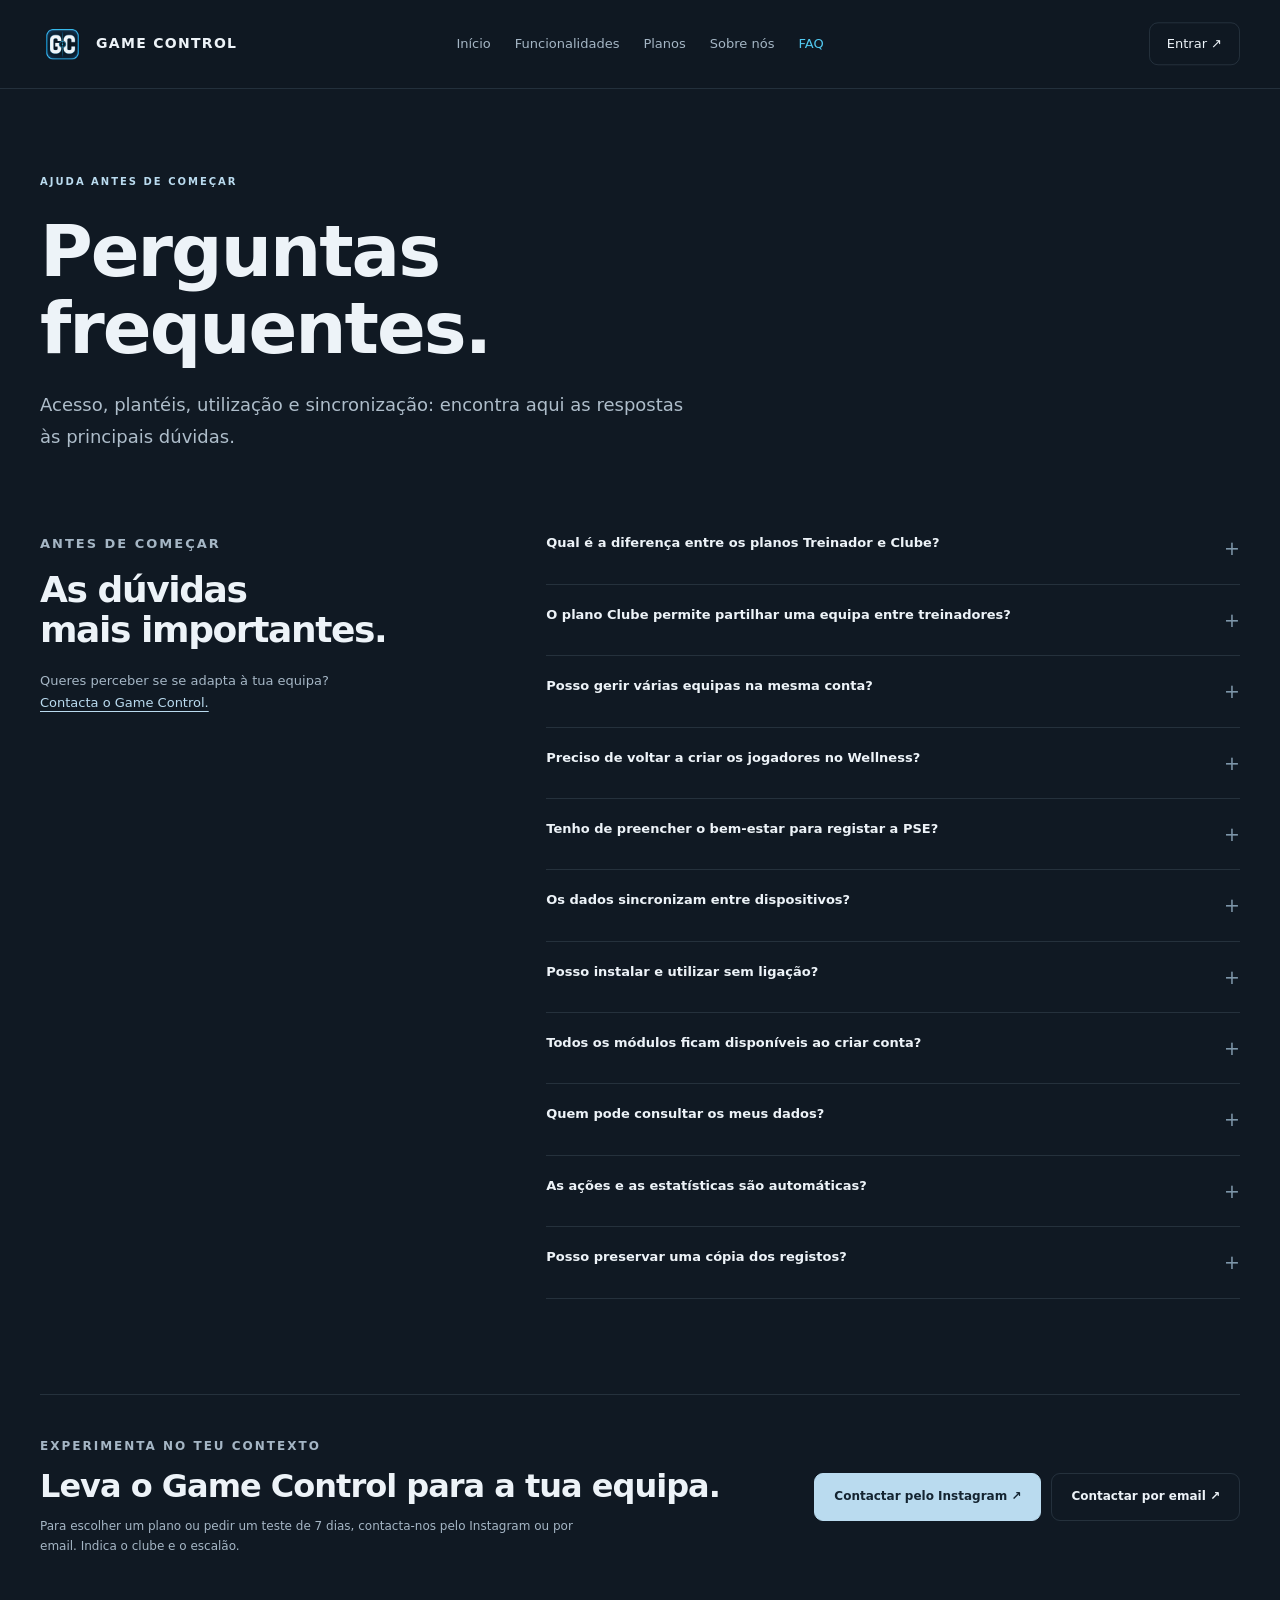
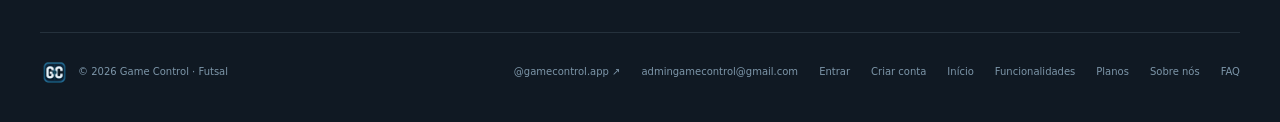
<file: faq.html>
<!doctype html>
<html lang="pt-PT"><head><meta charset="utf-8"><meta name="viewport" content="width=device-width,initial-scale=1"><title>Perguntas frequentes · Game Control</title><meta name="description" content="Do banco à época inteira: tempos e ações de jogo, Wellness e PSE, estatísticas da equipa e dos atletas. Um plantel partilhado, com acesso por conta."><meta name="theme-color" content="#101923"><meta property="og:type" content="website"><meta property="og:title" content="Game Control · O teu futsal, do jogo à época inteira"><meta property="og:description" content="Controlo do jogo, Wellness e estatísticas dos atletas. Conhece a aplicação e pede acesso."><meta property="og:url" content="https://gpmviana.github.io/gamecontrol/faq.html"><meta property="og:image" content="https://gpmviana.github.io/gamecontrol/logo-gc.png"><link rel="icon" type="image/png" href="favicon.png?v=20261029-blue"><link rel="stylesheet" href="gc-site.css"><link rel="stylesheet" href="gc-pages.css"></head>
<body><svg xmlns="http://www.w3.org/2000/svg" width="0" height="0" style="position:absolute" aria-hidden="true"><defs><symbol id="i-game" viewBox="0 0 24 24"><rect x="3" y="3" width="18" height="18" rx="3"/><path d="M12 3v18M3 8h4v8H3m18-8h-4v8h4"/><circle cx="12" cy="12" r="3"/></symbol><symbol id="i-heart" viewBox="0 0 24 24"><path d="M20.6 4.6a5.5 5.5 0 0 0-7.8 0l-.8.8-.8-.8a5.5 5.5 0 0 0-7.8 7.8L12 21l8.6-8.6a5.5 5.5 0 0 0 0-7.8Z"/><path d="M3 12h4l2-4 3 8 2-4h7"/></symbol><symbol id="i-chart" viewBox="0 0 24 24"><path d="M4 3v17h17M8 15v-4m5 4V6m5 9V9"/></symbol><symbol id="i-people" viewBox="0 0 24 24"><circle cx="9" cy="8" r="3"/><path d="M3 20v-2a6 6 0 0 1 12 0v2M16 5a3 3 0 0 1 0 6m2 3a5 5 0 0 1 3 4v2"/></symbol><symbol id="i-arrow" viewBox="0 0 24 24"><path d="M5 12h14m-6-6 6 6-6 6"/></symbol><symbol id="i-check" viewBox="0 0 24 24"><path d="m5 12 4 4L19 6"/></symbol><symbol id="i-expand" viewBox="0 0 24 24"><path d="M8 3H3v5m13-5h5v5M3 16v5h5m13-5v5h-5"/></symbol></defs></svg><a class="skip" href="#conteudo">Saltar para o conteúdo</a>
<div class="nav-shell"><header class="nav wrap"><a class="brand" href="index.html" aria-label="Game Control, início"><img src="logo-gc.png?v=20261029-blue" width="45" height="45" alt="">GAME CONTROL</a><button class="menu-toggle" type="button" aria-expanded="false" aria-controls="main-nav" aria-label="Abrir menu"><svg width="20" height="20" viewBox="0 0 24 24" fill="none" stroke="currentColor" stroke-width="1.5" aria-hidden="true"><path d="M4 6h16M4 12h16M4 18h16"/></svg></button><nav class="nav-links" id="main-nav" aria-label="Navegação principal"><a href="index.html" >Início</a><a href="funcionalidades.html" >Funcionalidades</a><a href="planos.html" >Planos</a><a href="sobre.html" >Sobre nós</a><a href="faq.html" aria-current="page">FAQ</a><a class="nav-enter" href="app.html">Entrar ↗</a></nav></header></div>
<main id="conteudo"><div class="wrap"><section class="page-intro"><p class="eyebrow">Ajuda antes de começar</p><h1>Perguntas frequentes.</h1><p>Acesso, plantéis, utilização e sincronização: encontra aqui as respostas às principais dúvidas.</p></section><section class="section faq-grid" id="perguntas"><div class="faq-intro"><p class="eyebrow">Antes de começar</p><h2 class="section-title">As dúvidas<br>mais importantes.</h2><p>Queres perceber se se adapta à tua equipa?<br><a class="text-link" href="faq.html#contactos">Contacta o Game Control.</a></p></div><div><details><summary>Qual é a diferença entre os planos Treinador e Clube?</summary><p>O plano Treinador custa 50 € por época e inclui um acesso para um treinador e a sua equipa técnica. O plano Clube custa 150 € por época e inclui cinco acessos para cinco equipas técnicas. Ambos incluem o controlo do jogo, o Wellness e as estatísticas dos atletas.</p></details><details><summary>O plano Clube permite partilhar uma equipa entre treinadores?</summary><p>O plano Clube inclui cinco acessos, um por equipa técnica. Os membros da mesma equipa técnica podem usar o mesmo acesso em diferentes dispositivos. Na mesma equipa, apenas um dispositivo regista de cada vez. A partilha entre acessos diferentes não está incluída.</p></details><details><summary>Posso gerir várias equipas na mesma conta?</summary><p>Sim. Cada equipa tem o seu plantel, convocados e jogos guardados. Podes alternar entre equipas sem teres de alterar os jogadores ou fazer reset a cada utilização.</p></details><details><summary>Preciso de voltar a criar os jogadores no Wellness?</summary><p>Não. O plantel é criado e gerido no Game Control. O Wellness e as estatísticas usam esses jogadores para ligar os registos a cada atleta.</p></details><details><summary>Tenho de preencher o bem-estar para registar a PSE?</summary><p>Não. Podes registar apenas a PSE no final do treino ou jogo. Se também recolheres o bem-estar antes da sessão, essa informação aparece no histórico e nos gráficos. Uma resposta em falta não é tratada como zero.</p></details><details><summary>Os dados sincronizam entre dispositivos?</summary><p>Sim, com ligação à internet e na mesma conta. No controlo do jogo, algumas alterações recebidas podem aguardar que pauses o cronómetro e concluas a ação ou janela aberta. Confirma a indicação de sincronização antes de mudares de dispositivo. No Wellness e nas estatísticas, usa «Atualizar dados» para obter os registos mais recentes de outro dispositivo. Evita editar o mesmo jogo em dois dispositivos ao mesmo tempo.</p></details><details><summary>Posso instalar e utilizar sem ligação?</summary><p>Podes adicionar a aplicação ao ecrã principal do telemóvel ou tablet. O controlo do jogo pode usar os dados locais quando a aplicação e a sessão já estão preparadas; o acesso sem ligação é temporário. Antes de um jogo, abre a aplicação com internet e confirma que está sincronizada. O Wellness e as estatísticas dos atletas precisam de ligação para validar o acesso.</p></details><details><summary>Todos os módulos ficam disponíveis ao criar conta?</summary><p>Os dois planos incluem o Game Control, o Wellness e as estatísticas dos atletas. A criação da conta não ativa o acesso automaticamente: é necessária a aprovação e a ativação dos módulos pela administração.</p></details><details><summary>Quem pode consultar os meus dados?</summary><p>Cada treinador consulta as equipas e os jogos associados à sua conta. A administração gere os acessos e pode consultar os dados sincronizados para gestão do serviço. Os membros da equipa técnica devem coordenar a utilização do acesso e o dispositivo que está a registar.</p></details><details><summary>As ações e as estatísticas são automáticas?</summary><p>As ações são registadas por quem utiliza a aplicação. Os tempos contam enquanto o cronómetro está a correr, de acordo com as entradas e saídas assinaladas. Os gráficos e os totais são calculados a partir desses registos. A análise de presenças nos golos não atribui responsabilidade individual nem substitui a análise do treinador.</p></details><details><summary>Posso preservar uma cópia dos registos?</summary><p>Sim. Usa as opções de exportação e de cópia de segurança disponíveis na aplicação. A sincronização permite retomar os dados na conta, e uma cópia exportada acrescenta uma forma de os preservar.</p></details></div></section><section class="contact-section" id="contactos"><div class="contact-box"><div><p class="eyebrow" style="margin-bottom:13px">Experimenta no teu contexto</p><h2>Leva o Game Control para a tua equipa.</h2><p>Para escolher um plano ou pedir um teste de 7 dias, contacta-nos pelo Instagram ou por email. Indica o clube e o escalão.</p></div><div class="contact-actions"><a class="button primary" href="https://www.instagram.com/gamecontrol.app/" target="_blank" rel="noopener noreferrer">Contactar pelo Instagram ↗</a><button class="button" type="button" data-open-contact>Contactar por email ↗</button></div></div></section></div></main><footer class="footer wrap"><div class="footer-brand"><img src="logo-gc.png?v=20261029-blue" width="29" height="29" alt=""><span>© 2026 Game Control · Futsal</span></div><nav class="footer-links" aria-label="Contactos e acessos"><a href="https://www.instagram.com/gamecontrol.app/" target="_blank" rel="noopener noreferrer">@gamecontrol.app ↗</a><a href="mailto:admingamecontrol@gmail.com">admingamecontrol@gmail.com</a><a href="app.html">Entrar</a><a href="registar.html">Criar conta</a><a href="index.html">Início</a><a href="funcionalidades.html">Funcionalidades</a><a href="planos.html">Planos</a><a href="sobre.html">Sobre nós</a><a href="faq.html">FAQ</a></nav></footer>
<dialog class="contact-dialog" id="contact-dialog" aria-labelledby="contact-title"><div class="dialog-head"><h2 id="contact-title">Contactar o Game Control</h2><button type="button" class="dialog-close" data-close-dialog aria-label="Fechar contactos">×</button></div><p>Para pedir um plano ou um teste de 7 dias, escolhe o contacto e indica o teu nome, clube e escalão.</p><p id="contact-plan-note" class="contact-plan-note" hidden></p><div class="email-options"><a class="button primary" href="https://www.instagram.com/gamecontrol.app/" target="_blank" rel="noopener noreferrer">Contactar pelo Instagram ↗</a><a class="button" id="contact-gmail" target="_blank" rel="noopener noreferrer">Abrir no Gmail ↗</a><a class="button" id="contact-mailto">Abrir aplicação de correio ↗</a></div><label for="contact-address">Ou copia o endereço e envia a mensagem pelo teu email:</label><div class="email-address"><input id="contact-address" readonly value="admingamecontrol@gmail.com" autocomplete="off"><button class="button" type="button" id="copy-email">Copiar</button></div><p class="contact-status" id="contact-status" role="status" aria-live="polite"></p><p class="send-note">O pedido só é enviado quando confirmares o envio no Instagram ou no teu serviço de email.</p></dialog>
<dialog class="image-dialog" id="image-dialog" aria-labelledby="image-title"><div class="dialog-head"><h2 id="image-title">Vista da aplicação</h2><button class="dialog-close" type="button" data-close-dialog aria-label="Fechar imagem">×</button></div><img id="expanded-image" alt=""><p>Captura da aplicação · Dados fictícios de demonstração.</p></dialog>
<script src="gc-site.js" defer></script></body></html>
</file>
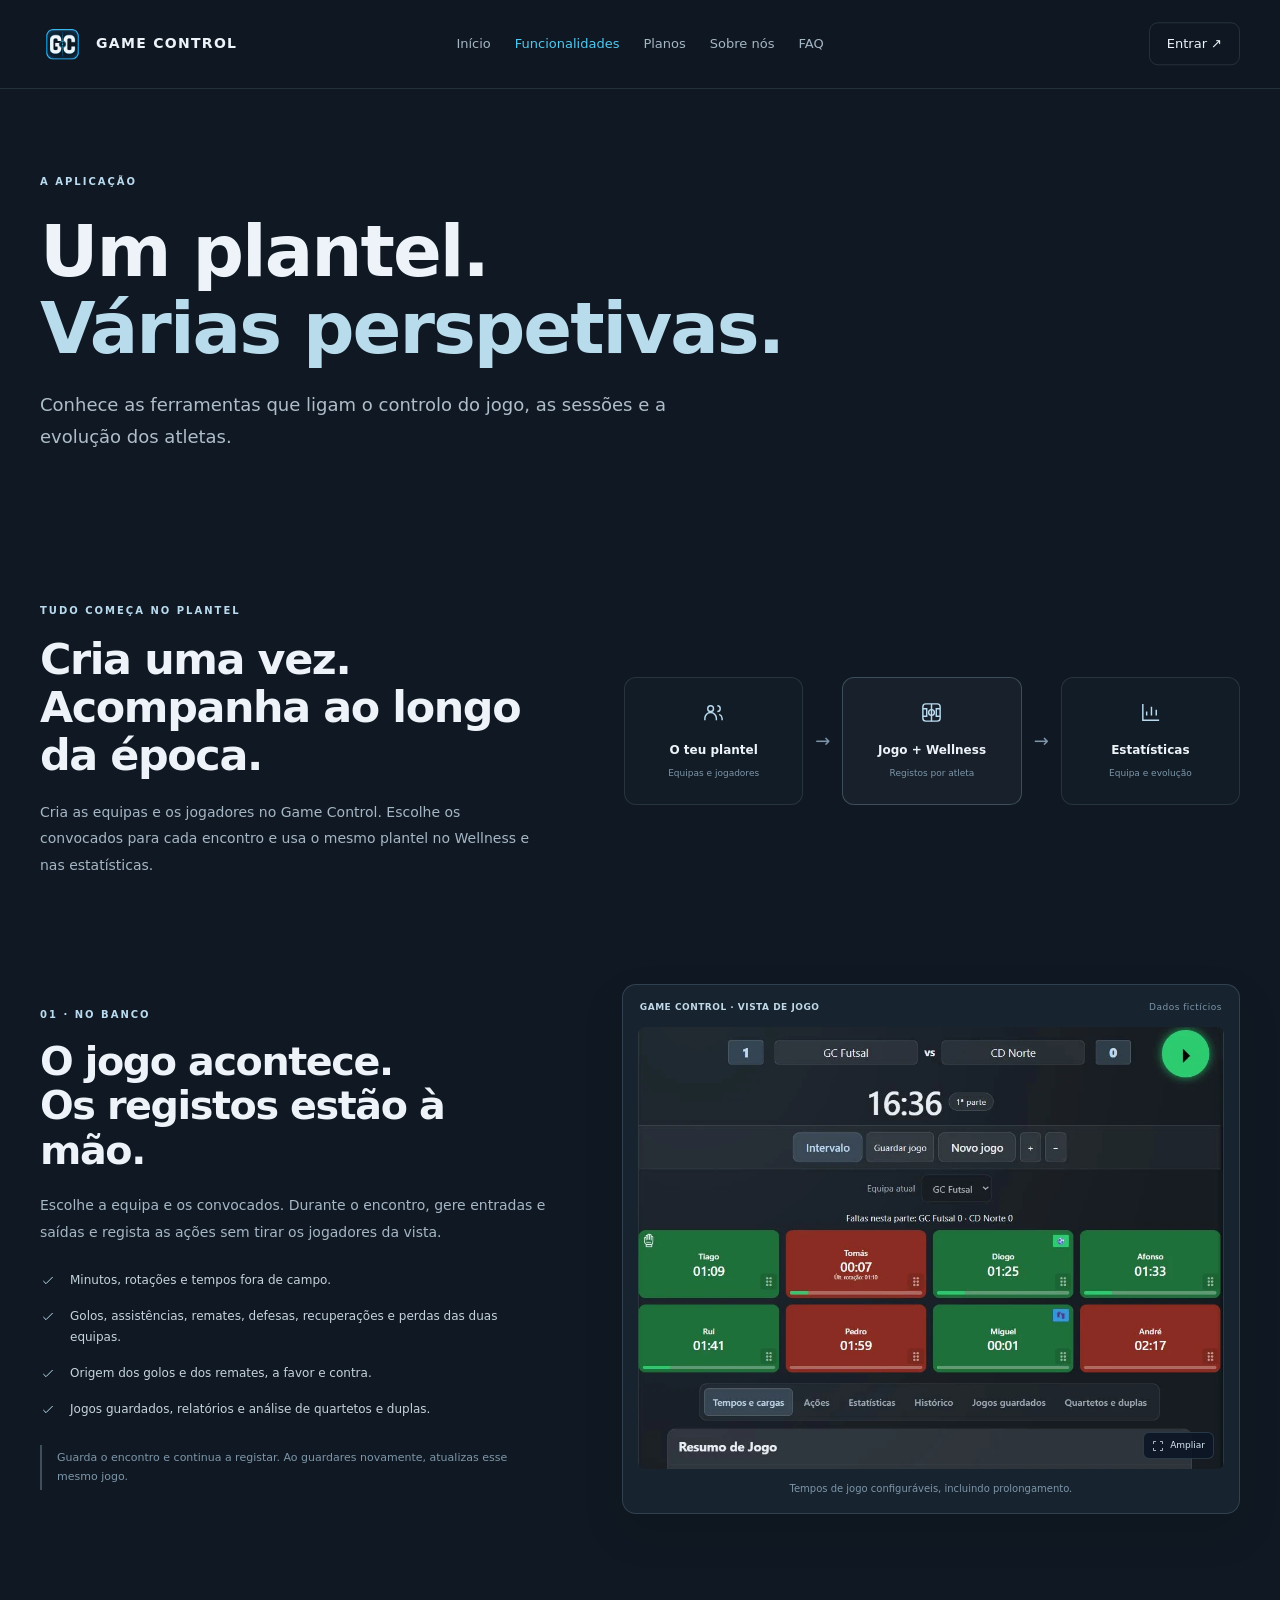
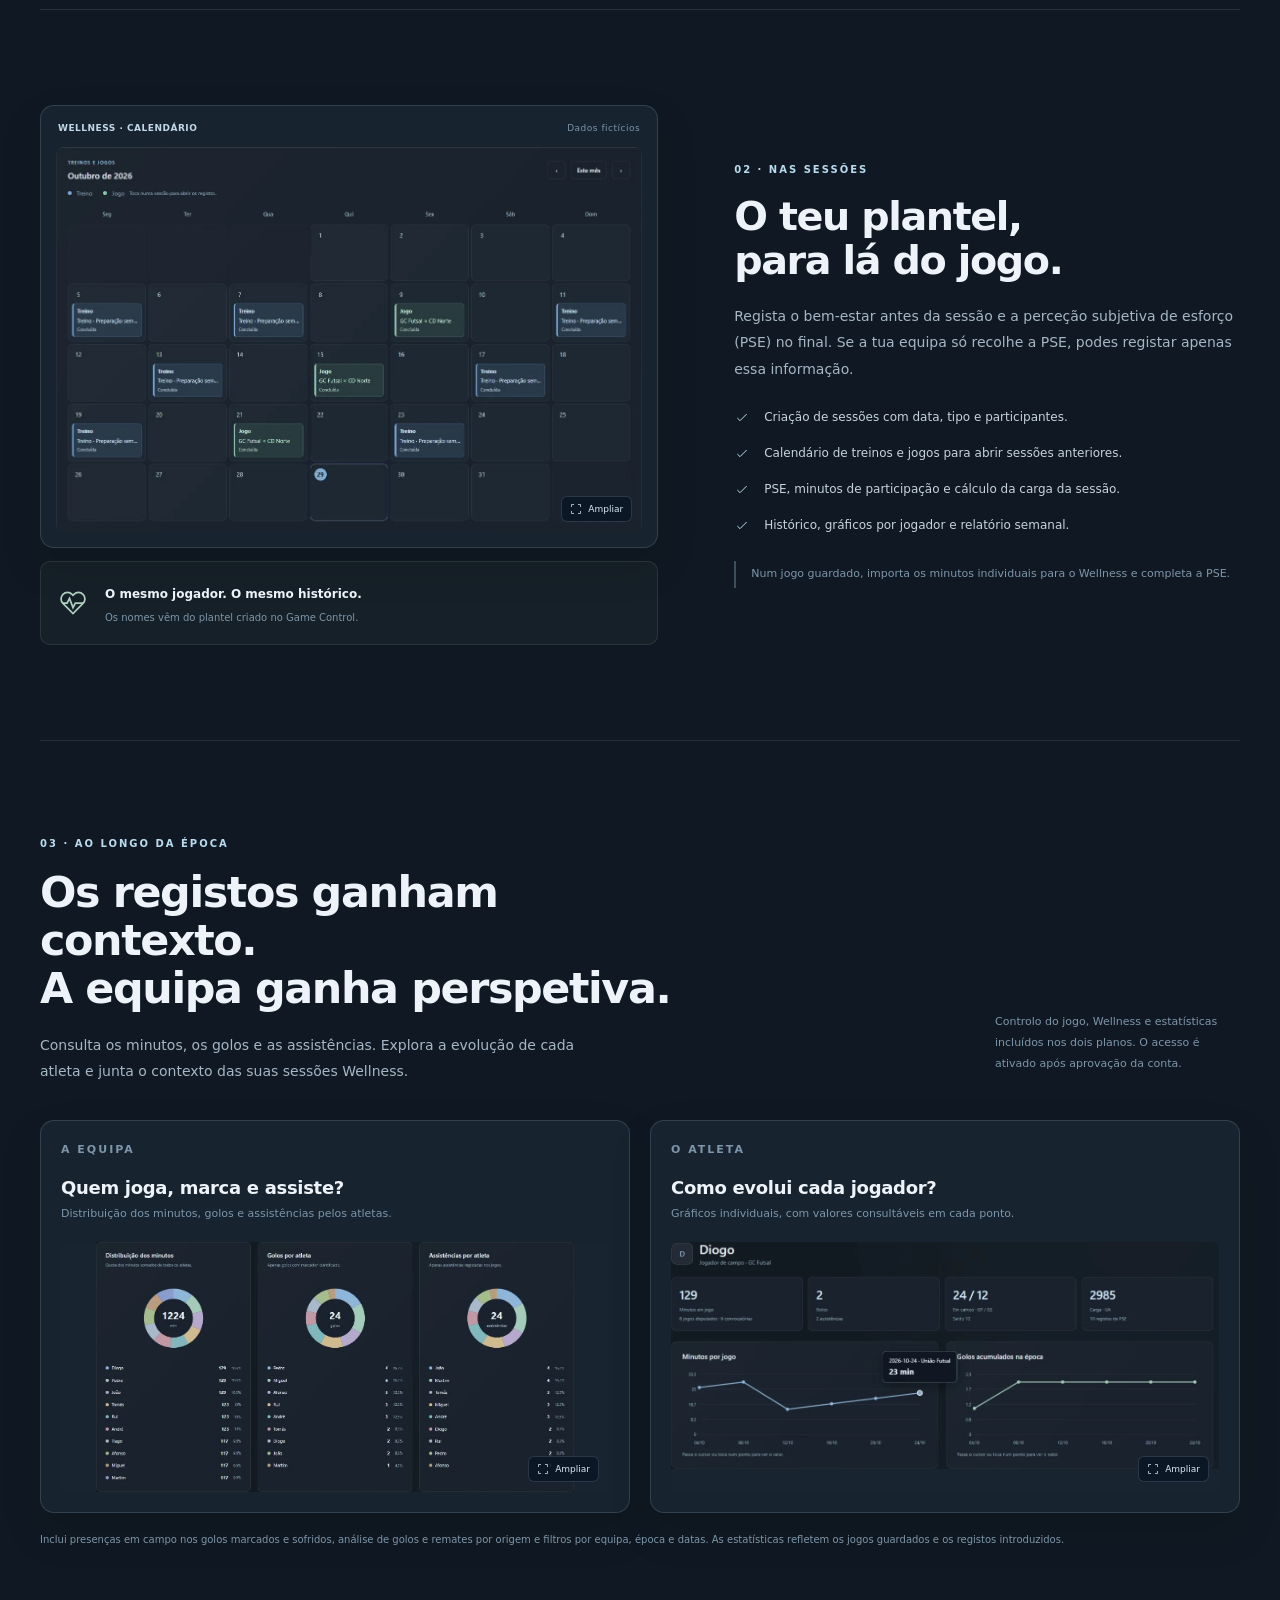
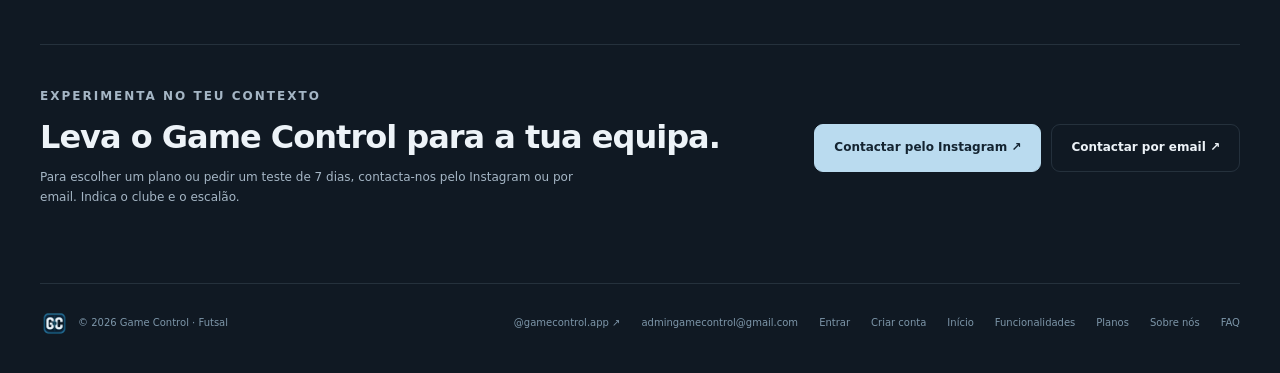
<file: funcionalidades.html>
<!doctype html>
<html lang="pt-PT"><head><meta charset="utf-8"><meta name="viewport" content="width=device-width,initial-scale=1"><title>Funcionalidades · Game Control</title><meta name="description" content="Do banco à época inteira: tempos e ações de jogo, Wellness e PSE, estatísticas da equipa e dos atletas. Um plantel partilhado, com acesso por conta."><meta name="theme-color" content="#101923"><meta property="og:type" content="website"><meta property="og:title" content="Game Control · O teu futsal, do jogo à época inteira"><meta property="og:description" content="Controlo do jogo, Wellness e estatísticas dos atletas. Conhece a aplicação e pede acesso."><meta property="og:url" content="https://gpmviana.github.io/gamecontrol/funcionalidades.html"><meta property="og:image" content="https://gpmviana.github.io/gamecontrol/logo-gc.png"><link rel="icon" type="image/png" href="favicon.png?v=20261029-blue"><link rel="stylesheet" href="gc-site.css"><link rel="stylesheet" href="gc-pages.css"></head>
<body><svg xmlns="http://www.w3.org/2000/svg" width="0" height="0" style="position:absolute" aria-hidden="true"><defs><symbol id="i-game" viewBox="0 0 24 24"><rect x="3" y="3" width="18" height="18" rx="3"/><path d="M12 3v18M3 8h4v8H3m18-8h-4v8h4"/><circle cx="12" cy="12" r="3"/></symbol><symbol id="i-heart" viewBox="0 0 24 24"><path d="M20.6 4.6a5.5 5.5 0 0 0-7.8 0l-.8.8-.8-.8a5.5 5.5 0 0 0-7.8 7.8L12 21l8.6-8.6a5.5 5.5 0 0 0 0-7.8Z"/><path d="M3 12h4l2-4 3 8 2-4h7"/></symbol><symbol id="i-chart" viewBox="0 0 24 24"><path d="M4 3v17h17M8 15v-4m5 4V6m5 9V9"/></symbol><symbol id="i-people" viewBox="0 0 24 24"><circle cx="9" cy="8" r="3"/><path d="M3 20v-2a6 6 0 0 1 12 0v2M16 5a3 3 0 0 1 0 6m2 3a5 5 0 0 1 3 4v2"/></symbol><symbol id="i-arrow" viewBox="0 0 24 24"><path d="M5 12h14m-6-6 6 6-6 6"/></symbol><symbol id="i-check" viewBox="0 0 24 24"><path d="m5 12 4 4L19 6"/></symbol><symbol id="i-expand" viewBox="0 0 24 24"><path d="M8 3H3v5m13-5h5v5M3 16v5h5m13-5v5h-5"/></symbol></defs></svg><a class="skip" href="#conteudo">Saltar para o conteúdo</a>
<div class="nav-shell"><header class="nav wrap"><a class="brand" href="index.html" aria-label="Game Control, início"><img src="logo-gc.png?v=20261029-blue" width="45" height="45" alt="">GAME CONTROL</a><button class="menu-toggle" type="button" aria-expanded="false" aria-controls="main-nav" aria-label="Abrir menu"><svg width="20" height="20" viewBox="0 0 24 24" fill="none" stroke="currentColor" stroke-width="1.5" aria-hidden="true"><path d="M4 6h16M4 12h16M4 18h16"/></svg></button><nav class="nav-links" id="main-nav" aria-label="Navegação principal"><a href="index.html" >Início</a><a href="funcionalidades.html" aria-current="page">Funcionalidades</a><a href="planos.html" >Planos</a><a href="sobre.html" >Sobre nós</a><a href="faq.html" >FAQ</a><a class="nav-enter" href="app.html">Entrar ↗</a></nav></header></div>
<main id="conteudo"><div class="wrap"><section class="page-intro"><p class="eyebrow">A aplicação</p><h1>Um plantel.<br><span>Várias perspetivas.</span></h1><p>Conhece as ferramentas que ligam o controlo do jogo, as sessões e a evolução dos atletas.</p></section><section class="section flow-section" id="plataforma"><div class="flow-layout"><div><p class="eyebrow">Tudo começa no plantel</p><h2 class="section-title">Cria uma vez.<br>Acompanha ao longo da época.</h2><p class="section-lead">Cria as equipas e os jogadores no Game Control. Escolhe os convocados para cada encontro e usa o mesmo plantel no Wellness e nas estatísticas.</p></div><div class="flow-diagram" aria-label="O plantel é partilhado pelo jogo e pelo Wellness, que fornecem registos às estatísticas"><div class="flow-node"><svg fill="none" stroke="currentColor" stroke-width="1.5" aria-hidden="true"><use href="#i-people"/></svg><div><strong>O teu plantel</strong><span>Equipas e jogadores</span></div></div><span class="flow-arrow" aria-hidden="true">→</span><div class="flow-node stack"><svg fill="none" stroke="currentColor" stroke-width="1.5" aria-hidden="true"><use href="#i-game"/></svg><div><strong>Jogo + Wellness</strong><span>Registos por atleta</span></div></div><span class="flow-arrow" aria-hidden="true">→</span><div class="flow-node"><svg fill="none" stroke="currentColor" stroke-width="1.5" aria-hidden="true"><use href="#i-chart"/></svg><div><strong>Estatísticas</strong><span>Equipa e evolução</span></div></div></div></div></section><section class="section chapter" id="jogo"><div class="chapter-copy"><p class="eyebrow">01 · No banco</p><h2 class="section-title">O jogo acontece.<br>Os registos estão à mão.</h2><p class="section-lead">Escolhe a equipa e os convocados. Durante o encontro, gere entradas e saídas e regista as ações sem tirar os jogadores da vista.</p><ul class="feature-list"><li><svg fill="none" stroke="currentColor" stroke-width="1.5" aria-hidden="true"><use href="#i-check"/></svg><span>Minutos, rotações e tempos fora de campo.</span></li><li><svg fill="none" stroke="currentColor" stroke-width="1.5" aria-hidden="true"><use href="#i-check"/></svg><span>Golos, assistências, remates, defesas, recuperações e perdas das duas equipas.</span></li><li><svg fill="none" stroke="currentColor" stroke-width="1.5" aria-hidden="true"><use href="#i-check"/></svg><span>Origem dos golos e dos remates, a favor e contra.</span></li><li><svg fill="none" stroke="currentColor" stroke-width="1.5" aria-hidden="true"><use href="#i-check"/></svg><span>Jogos guardados, relatórios e análise de quartetos e duplas.</span></li></ul><p class="chapter-note">Guarda o encontro e continua a registar. Ao guardares novamente, atualizas esse mesmo jogo.</p></div><div class="chapter-visual"><div class="visual-frame"><div class="visual-label"><span>GAME CONTROL · VISTA DE JOGO</span><span>Dados fictícios</span></div><button type="button" class="preview-image-button"  data-image="gc-site-jogo.webp" data-image-title="Controlo do jogo" aria-label="Ampliar: Controlo do jogo"><img src="gc-site-jogo.webp" width="1000" height="755" loading="lazy" alt="Resultado e tempos dos jogadores no controlo do jogo"><span class="image-expand"><svg fill="none" stroke="currentColor" stroke-width="1.5" aria-hidden="true"><use href="#i-expand"/></svg>Ampliar</span></button><p class="visual-caption">Tempos de jogo configuráveis, incluindo prolongamento.</p></div></div></section><section class="section chapter reverse" id="wellness"><div class="chapter-copy"><p class="eyebrow">02 · Nas sessões</p><h2 class="section-title">O teu plantel,<br>para lá do jogo.</h2><p class="section-lead">Regista o bem-estar antes da sessão e a perceção subjetiva de esforço (PSE) no final. Se a tua equipa só recolhe a PSE, podes registar apenas essa informação.</p><ul class="feature-list"><li><svg fill="none" stroke="currentColor" stroke-width="1.5" aria-hidden="true"><use href="#i-check"/></svg><span>Criação de sessões com data, tipo e participantes.</span></li><li><svg fill="none" stroke="currentColor" stroke-width="1.5" aria-hidden="true"><use href="#i-check"/></svg><span>Calendário de treinos e jogos para abrir sessões anteriores.</span></li><li><svg fill="none" stroke="currentColor" stroke-width="1.5" aria-hidden="true"><use href="#i-check"/></svg><span>PSE, minutos de participação e cálculo da carga da sessão.</span></li><li><svg fill="none" stroke="currentColor" stroke-width="1.5" aria-hidden="true"><use href="#i-check"/></svg><span>Histórico, gráficos por jogador e relatório semanal.</span></li></ul><p class="chapter-note">Num jogo guardado, importa os minutos individuais para o Wellness e completa a PSE.</p></div><div class="chapter-visual"><div class="visual-frame"><div class="visual-label"><span>WELLNESS · CALENDÁRIO</span><span>Dados fictícios</span></div><button type="button" class="preview-image-button"  data-image="gc-site-calendario.webp" data-image-title="Wellness · calendário de sessões" aria-label="Ampliar: Wellness · calendário de sessões"><img src="gc-site-calendario.webp" width="1197" height="786" loading="lazy" alt="Calendário mensal com treinos e jogos registados"><span class="image-expand"><svg fill="none" stroke="currentColor" stroke-width="1.5" aria-hidden="true"><use href="#i-expand"/></svg>Ampliar</span></button></div><div class="wellness-mini"><svg fill="none" stroke="currentColor" stroke-width="1.5" aria-hidden="true"><use href="#i-heart"/></svg><div><strong>O mesmo jogador. O mesmo histórico.</strong><p>Os nomes vêm do plantel criado no Game Control.</p></div></div></div></section><section class="section" id="estatisticas"><div class="stats-heading"><div class="section-heading"><p class="eyebrow">03 · Ao longo da época</p><h2 class="section-title">Os registos ganham contexto.<br>A equipa ganha perspetiva.</h2><p class="section-lead">Consulta os minutos, os golos e as assistências. Explora a evolução de cada atleta e junta o contexto das suas sessões Wellness.</p></div><p class="permission-note">Controlo do jogo, Wellness e estatísticas incluídos nos dois planos. O acesso é ativado após aprovação da conta.</p></div><div class="stats-visuals"><article class="visual-frame"><p class="eyebrow">A equipa</p><h3>Quem joga, marca e assiste?</h3><p>Distribuição dos minutos, golos e assistências pelos atletas.</p><button type="button" class="preview-image-button"  data-image="gc-site-estatisticas.webp" data-image-title="Estatísticas · distribuição pela equipa" aria-label="Ampliar: Estatísticas · distribuição pela equipa"><img src="gc-site-estatisticas.webp" width="1197" height="627" loading="lazy" alt="Gráficos circulares de minutos, golos e assistências por jogador"><span class="image-expand"><svg fill="none" stroke="currentColor" stroke-width="1.5" aria-hidden="true"><use href="#i-expand"/></svg>Ampliar</span></button></article><article class="visual-frame"><p class="eyebrow">O atleta</p><h3>Como evolui cada jogador?</h3><p>Gráficos individuais, com valores consultáveis em cada ponto.</p><button type="button" class="preview-image-button"  data-image="gc-site-evolucao.webp" data-image-title="Estatísticas · evolução individual" aria-label="Ampliar: Estatísticas · evolução individual"><img src="gc-site-evolucao.webp" width="1197" height="496" loading="lazy" alt="Ficha individual com minutos, golos, assistências e gráficos ao longo dos jogos"><span class="image-expand"><svg fill="none" stroke="currentColor" stroke-width="1.5" aria-hidden="true"><use href="#i-expand"/></svg>Ampliar</span></button></article></div><p class="stats-foot">Inclui presenças em campo nos golos marcados e sofridos, análise de golos e remates por origem e filtros por equipa, época e datas. As estatísticas refletem os jogos guardados e os registos introduzidos.</p></section><section class="contact-section" id="contactos"><div class="contact-box"><div><p class="eyebrow" style="margin-bottom:13px">Experimenta no teu contexto</p><h2>Leva o Game Control para a tua equipa.</h2><p>Para escolher um plano ou pedir um teste de 7 dias, contacta-nos pelo Instagram ou por email. Indica o clube e o escalão.</p></div><div class="contact-actions"><a class="button primary" href="https://www.instagram.com/gamecontrol.app/" target="_blank" rel="noopener noreferrer">Contactar pelo Instagram ↗</a><button class="button" type="button" data-open-contact>Contactar por email ↗</button></div></div></section></div></main><footer class="footer wrap"><div class="footer-brand"><img src="logo-gc.png?v=20261029-blue" width="29" height="29" alt=""><span>© 2026 Game Control · Futsal</span></div><nav class="footer-links" aria-label="Contactos e acessos"><a href="https://www.instagram.com/gamecontrol.app/" target="_blank" rel="noopener noreferrer">@gamecontrol.app ↗</a><a href="mailto:admingamecontrol@gmail.com">admingamecontrol@gmail.com</a><a href="app.html">Entrar</a><a href="registar.html">Criar conta</a><a href="index.html">Início</a><a href="funcionalidades.html">Funcionalidades</a><a href="planos.html">Planos</a><a href="sobre.html">Sobre nós</a><a href="faq.html">FAQ</a></nav></footer>
<dialog class="contact-dialog" id="contact-dialog" aria-labelledby="contact-title"><div class="dialog-head"><h2 id="contact-title">Contactar o Game Control</h2><button type="button" class="dialog-close" data-close-dialog aria-label="Fechar contactos">×</button></div><p>Para pedir um plano ou um teste de 7 dias, escolhe o contacto e indica o teu nome, clube e escalão.</p><p id="contact-plan-note" class="contact-plan-note" hidden></p><div class="email-options"><a class="button primary" href="https://www.instagram.com/gamecontrol.app/" target="_blank" rel="noopener noreferrer">Contactar pelo Instagram ↗</a><a class="button" id="contact-gmail" target="_blank" rel="noopener noreferrer">Abrir no Gmail ↗</a><a class="button" id="contact-mailto">Abrir aplicação de correio ↗</a></div><label for="contact-address">Ou copia o endereço e envia a mensagem pelo teu email:</label><div class="email-address"><input id="contact-address" readonly value="admingamecontrol@gmail.com" autocomplete="off"><button class="button" type="button" id="copy-email">Copiar</button></div><p class="contact-status" id="contact-status" role="status" aria-live="polite"></p><p class="send-note">O pedido só é enviado quando confirmares o envio no Instagram ou no teu serviço de email.</p></dialog>
<dialog class="image-dialog" id="image-dialog" aria-labelledby="image-title"><div class="dialog-head"><h2 id="image-title">Vista da aplicação</h2><button class="dialog-close" type="button" data-close-dialog aria-label="Fechar imagem">×</button></div><img id="expanded-image" alt=""><p>Captura da aplicação · Dados fictícios de demonstração.</p></dialog>
<script src="gc-site.js" defer></script></body></html>
</file>
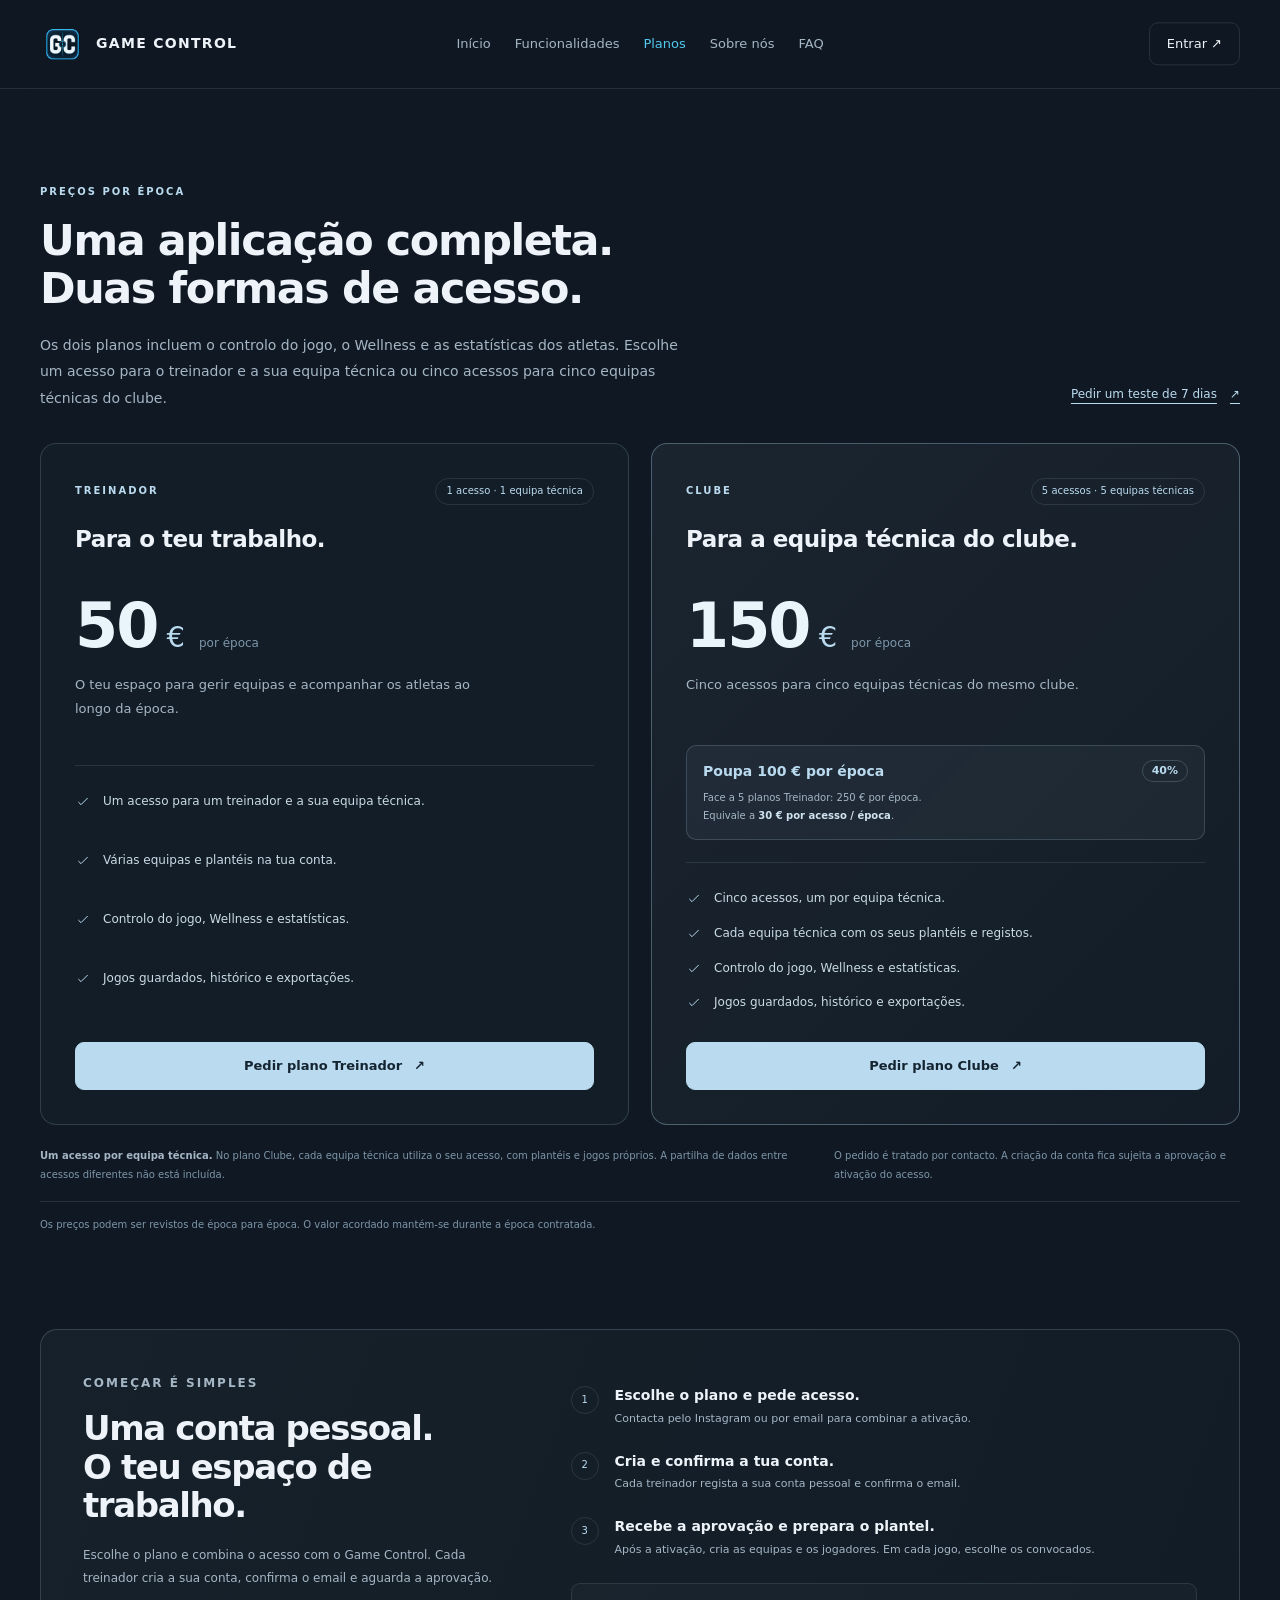
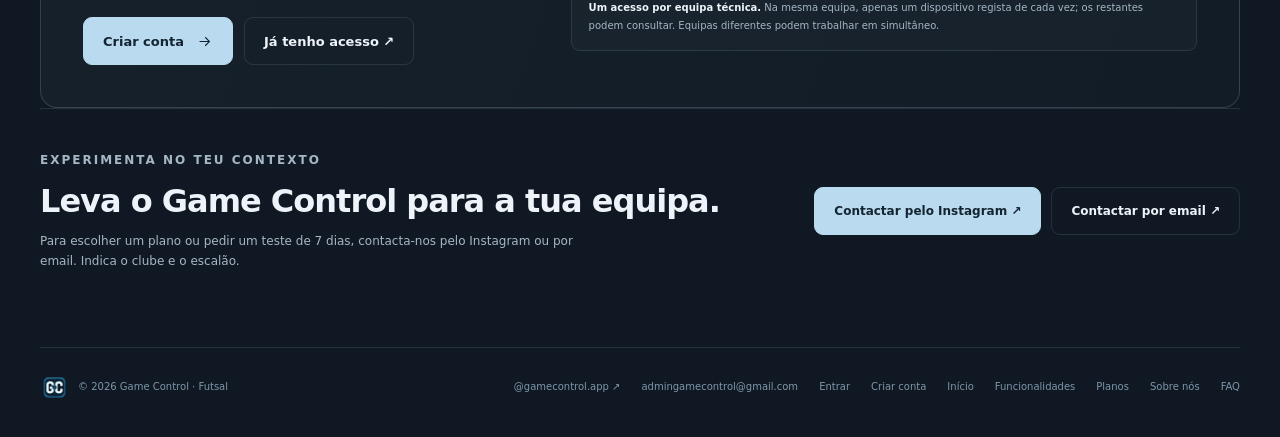
<file: planos.html>
<!doctype html>
<html lang="pt-PT"><head><meta charset="utf-8"><meta name="viewport" content="width=device-width,initial-scale=1"><title>Planos · Game Control</title><meta name="description" content="Do banco à época inteira: tempos e ações de jogo, Wellness e PSE, estatísticas da equipa e dos atletas. Um plantel partilhado, com acesso por conta."><meta name="theme-color" content="#101923"><meta property="og:type" content="website"><meta property="og:title" content="Game Control · O teu futsal, do jogo à época inteira"><meta property="og:description" content="Controlo do jogo, Wellness e estatísticas dos atletas. Conhece a aplicação e pede acesso."><meta property="og:url" content="https://gpmviana.github.io/gamecontrol/planos.html"><meta property="og:image" content="https://gpmviana.github.io/gamecontrol/logo-gc.png"><link rel="icon" type="image/png" href="favicon.png?v=20261029-blue"><link rel="stylesheet" href="gc-site.css"><link rel="stylesheet" href="gc-pages.css"></head>
<body><svg xmlns="http://www.w3.org/2000/svg" width="0" height="0" style="position:absolute" aria-hidden="true"><defs><symbol id="i-game" viewBox="0 0 24 24"><rect x="3" y="3" width="18" height="18" rx="3"/><path d="M12 3v18M3 8h4v8H3m18-8h-4v8h4"/><circle cx="12" cy="12" r="3"/></symbol><symbol id="i-heart" viewBox="0 0 24 24"><path d="M20.6 4.6a5.5 5.5 0 0 0-7.8 0l-.8.8-.8-.8a5.5 5.5 0 0 0-7.8 7.8L12 21l8.6-8.6a5.5 5.5 0 0 0 0-7.8Z"/><path d="M3 12h4l2-4 3 8 2-4h7"/></symbol><symbol id="i-chart" viewBox="0 0 24 24"><path d="M4 3v17h17M8 15v-4m5 4V6m5 9V9"/></symbol><symbol id="i-people" viewBox="0 0 24 24"><circle cx="9" cy="8" r="3"/><path d="M3 20v-2a6 6 0 0 1 12 0v2M16 5a3 3 0 0 1 0 6m2 3a5 5 0 0 1 3 4v2"/></symbol><symbol id="i-arrow" viewBox="0 0 24 24"><path d="M5 12h14m-6-6 6 6-6 6"/></symbol><symbol id="i-check" viewBox="0 0 24 24"><path d="m5 12 4 4L19 6"/></symbol><symbol id="i-expand" viewBox="0 0 24 24"><path d="M8 3H3v5m13-5h5v5M3 16v5h5m13-5v5h-5"/></symbol></defs></svg><a class="skip" href="#conteudo">Saltar para o conteúdo</a>
<div class="nav-shell"><header class="nav wrap"><a class="brand" href="index.html" aria-label="Game Control, início"><img src="logo-gc.png?v=20261029-blue" width="45" height="45" alt="">GAME CONTROL</a><button class="menu-toggle" type="button" aria-expanded="false" aria-controls="main-nav" aria-label="Abrir menu"><svg width="20" height="20" viewBox="0 0 24 24" fill="none" stroke="currentColor" stroke-width="1.5" aria-hidden="true"><path d="M4 6h16M4 12h16M4 18h16"/></svg></button><nav class="nav-links" id="main-nav" aria-label="Navegação principal"><a href="index.html" >Início</a><a href="funcionalidades.html" >Funcionalidades</a><a href="planos.html" aria-current="page">Planos</a><a href="sobre.html" >Sobre nós</a><a href="faq.html" >FAQ</a><a class="nav-enter" href="app.html">Entrar ↗</a></nav></header></div>
<main id="conteudo"><div class="wrap"><section class="section pricing-section" id="planos" aria-labelledby="pricing-title">
  <div class="pricing-heading"><div><p class="eyebrow">Preços por época</p><h1 class="section-title" id="pricing-title">Uma aplicação completa.<br>Duas formas de acesso.</h1><p class="section-lead">Os dois planos incluem o controlo do jogo, o Wellness e as estatísticas dos atletas. Escolhe um acesso para o treinador e a sua equipa técnica ou cinco acessos para cinco equipas técnicas do clube.</p></div><a class="trial-link" href="planos.html#contactos">Pedir um teste de 7 dias <span aria-hidden="true">↗</span></a></div>
  <div class="pricing-grid">
    <article class="price-card" aria-labelledby="trainer-title"><div class="price-card-top"><p class="eyebrow">Treinador</p><span class="account-count">1 acesso · 1 equipa técnica</span></div><h3 id="trainer-title">Para o teu trabalho.</h3><div class="price"><strong>50<span> €</span></strong><span>por época</span></div><p class="price-description">O teu espaço para gerir equipas e acompanhar os atletas ao longo da época.</p><ul class="price-features"><li><svg fill="none" stroke="currentColor" stroke-width="1.5" aria-hidden="true"><use href="#i-check"/></svg><span>Um acesso para um treinador e a sua equipa técnica.</span></li><li><svg fill="none" stroke="currentColor" stroke-width="1.5" aria-hidden="true"><use href="#i-check"/></svg><span>Várias equipas e plantéis na tua conta.</span></li><li><svg fill="none" stroke="currentColor" stroke-width="1.5" aria-hidden="true"><use href="#i-check"/></svg><span>Controlo do jogo, Wellness e estatísticas.</span></li><li><svg fill="none" stroke="currentColor" stroke-width="1.5" aria-hidden="true"><use href="#i-check"/></svg><span>Jogos guardados, histórico e exportações.</span></li></ul><button class="button primary" type="button" data-plan="treinador">Pedir plano Treinador <span aria-hidden="true">↗</span></button></article>
    <article class="price-card club-card" aria-labelledby="club-title"><div class="price-card-top"><p class="eyebrow">Clube</p><span class="account-count">5 acessos · 5 equipas técnicas</span></div><h3 id="club-title">Para a equipa técnica do clube.</h3><div class="price"><strong>150<span> €</span></strong><span>por época</span></div><p class="price-description">Cinco acessos para cinco equipas técnicas do mesmo clube.</p><div class="club-saving"><strong>Poupa 100 € por época <span>40%</span></strong><p>Face a 5 planos Treinador: 250 € por época.<br>Equivale a <b>30 € por acesso / época</b>.</p></div><ul class="price-features"><li><svg fill="none" stroke="currentColor" stroke-width="1.5" aria-hidden="true"><use href="#i-check"/></svg><span>Cinco acessos, um por equipa técnica.</span></li><li><svg fill="none" stroke="currentColor" stroke-width="1.5" aria-hidden="true"><use href="#i-check"/></svg><span>Cada equipa técnica com os seus plantéis e registos.</span></li><li><svg fill="none" stroke="currentColor" stroke-width="1.5" aria-hidden="true"><use href="#i-check"/></svg><span>Controlo do jogo, Wellness e estatísticas.</span></li><li><svg fill="none" stroke="currentColor" stroke-width="1.5" aria-hidden="true"><use href="#i-check"/></svg><span>Jogos guardados, histórico e exportações.</span></li></ul><button class="button primary" type="button" data-plan="clube">Pedir plano Clube <span aria-hidden="true">↗</span></button></article>
  </div>
  <div class="pricing-notes"><p><strong>Um acesso por equipa técnica.</strong> No plano Clube, cada equipa técnica utiliza o seu acesso, com plantéis e jogos próprios. A partilha de dados entre acessos diferentes não está incluída.</p><p>O pedido é tratado por contacto. A criação da conta fica sujeita a aprovação e ativação do acesso.</p><p class="pricing-price-notice">Os preços podem ser revistos de época para época. O valor acordado mantém-se durante a época contratada.</p></div>
</section><section id="acesso" class="account-band" aria-labelledby="access-title"><div><p class="eyebrow">Começar é simples</p><h2 class="section-title" id="access-title">Uma conta pessoal.<br>O teu espaço de trabalho.</h2><p>Escolhe o plano e combina o acesso com o Game Control. Cada treinador cria a sua conta, confirma o email e aguarda a aprovação.</p><div class="hero-actions"><a class="button primary" href="registar.html">Criar conta <svg fill="none" stroke="currentColor" stroke-width="1.5" aria-hidden="true"><use href="#i-arrow"/></svg></a><a class="button" href="app.html">Já tenho acesso ↗</a></div></div><div><ol class="start-steps"><li><span class="step-number">1</span><div><h3>Escolhe o plano e pede acesso.</h3><p>Contacta pelo Instagram ou por email para combinar a ativação.</p></div></li><li><span class="step-number">2</span><div><h3>Cria e confirma a tua conta.</h3><p>Cada treinador regista a sua conta pessoal e confirma o email.</p></div></li><li><span class="step-number">3</span><div><h3>Recebe a aprovação e prepara o plantel.</h3><p>Após a ativação, cria as equipas e os jogadores. Em cada jogo, escolhe os convocados.</p></div></li></ol><div class="personal-note"><strong>Um acesso por equipa técnica.</strong> Na mesma equipa, apenas um dispositivo regista de cada vez; os restantes podem consultar. Equipas diferentes podem trabalhar em simultâneo.</div></div></section><section class="contact-section" id="contactos"><div class="contact-box"><div><p class="eyebrow" style="margin-bottom:13px">Experimenta no teu contexto</p><h2>Leva o Game Control para a tua equipa.</h2><p>Para escolher um plano ou pedir um teste de 7 dias, contacta-nos pelo Instagram ou por email. Indica o clube e o escalão.</p></div><div class="contact-actions"><a class="button primary" href="https://www.instagram.com/gamecontrol.app/" target="_blank" rel="noopener noreferrer">Contactar pelo Instagram ↗</a><button class="button" type="button" data-open-contact>Contactar por email ↗</button></div></div></section></div></main><footer class="footer wrap"><div class="footer-brand"><img src="logo-gc.png?v=20261029-blue" width="29" height="29" alt=""><span>© 2026 Game Control · Futsal</span></div><nav class="footer-links" aria-label="Contactos e acessos"><a href="https://www.instagram.com/gamecontrol.app/" target="_blank" rel="noopener noreferrer">@gamecontrol.app ↗</a><a href="mailto:admingamecontrol@gmail.com">admingamecontrol@gmail.com</a><a href="app.html">Entrar</a><a href="registar.html">Criar conta</a><a href="index.html">Início</a><a href="funcionalidades.html">Funcionalidades</a><a href="planos.html">Planos</a><a href="sobre.html">Sobre nós</a><a href="faq.html">FAQ</a></nav></footer>
<dialog class="contact-dialog" id="contact-dialog" aria-labelledby="contact-title"><div class="dialog-head"><h2 id="contact-title">Contactar o Game Control</h2><button type="button" class="dialog-close" data-close-dialog aria-label="Fechar contactos">×</button></div><p>Para pedir um plano ou um teste de 7 dias, escolhe o contacto e indica o teu nome, clube e escalão.</p><p id="contact-plan-note" class="contact-plan-note" hidden></p><div class="email-options"><a class="button primary" href="https://www.instagram.com/gamecontrol.app/" target="_blank" rel="noopener noreferrer">Contactar pelo Instagram ↗</a><a class="button" id="contact-gmail" target="_blank" rel="noopener noreferrer">Abrir no Gmail ↗</a><a class="button" id="contact-mailto">Abrir aplicação de correio ↗</a></div><label for="contact-address">Ou copia o endereço e envia a mensagem pelo teu email:</label><div class="email-address"><input id="contact-address" readonly value="admingamecontrol@gmail.com" autocomplete="off"><button class="button" type="button" id="copy-email">Copiar</button></div><p class="contact-status" id="contact-status" role="status" aria-live="polite"></p><p class="send-note">O pedido só é enviado quando confirmares o envio no Instagram ou no teu serviço de email.</p></dialog>
<dialog class="image-dialog" id="image-dialog" aria-labelledby="image-title"><div class="dialog-head"><h2 id="image-title">Vista da aplicação</h2><button class="dialog-close" type="button" data-close-dialog aria-label="Fechar imagem">×</button></div><img id="expanded-image" alt=""><p>Captura da aplicação · Dados fictícios de demonstração.</p></dialog>
<script src="gc-site.js" defer></script></body></html>
</file>
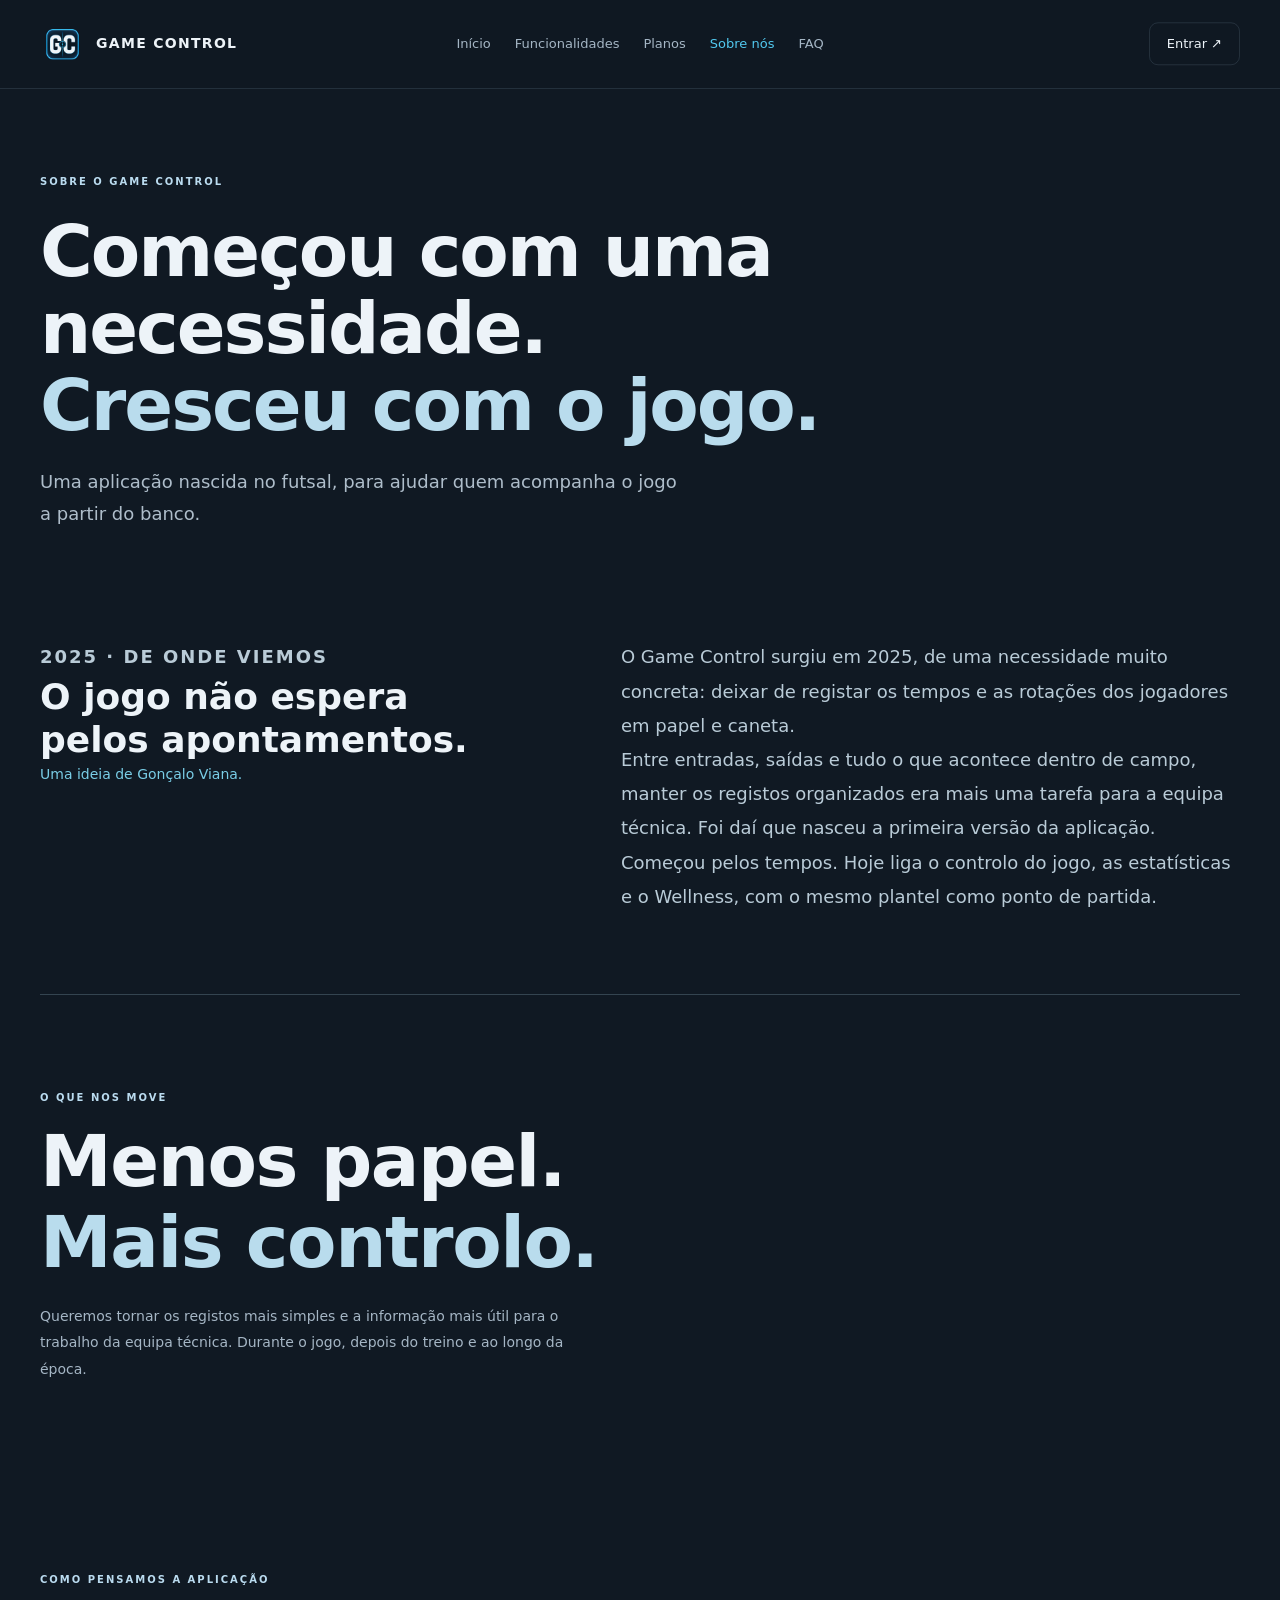
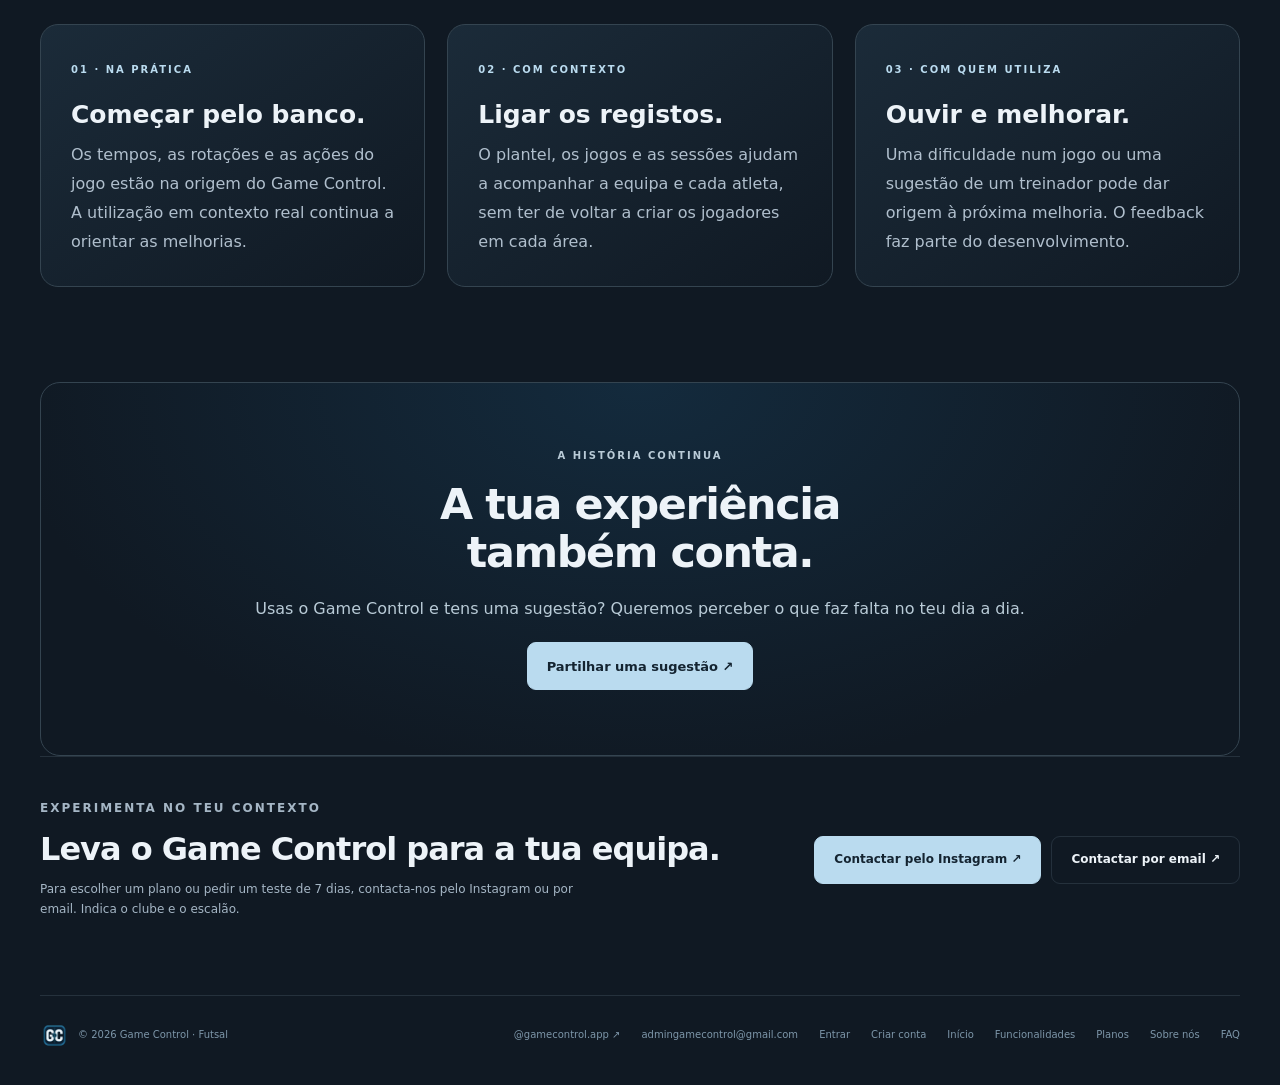
<file: sobre.html>
<!doctype html>
<html lang="pt-PT"><head><meta charset="utf-8"><meta name="viewport" content="width=device-width,initial-scale=1"><title>Sobre nós · Game Control</title><meta name="description" content="Do banco à época inteira: tempos e ações de jogo, Wellness e PSE, estatísticas da equipa e dos atletas. Um plantel partilhado, com acesso por conta."><meta name="theme-color" content="#101923"><meta property="og:type" content="website"><meta property="og:title" content="Game Control · O teu futsal, do jogo à época inteira"><meta property="og:description" content="Controlo do jogo, Wellness e estatísticas dos atletas. Conhece a aplicação e pede acesso."><meta property="og:url" content="https://gpmviana.github.io/gamecontrol/sobre.html"><meta property="og:image" content="https://gpmviana.github.io/gamecontrol/logo-gc.png"><link rel="icon" type="image/png" href="favicon.png?v=20261029-blue"><link rel="stylesheet" href="gc-site.css"><link rel="stylesheet" href="gc-pages.css"></head>
<body><svg xmlns="http://www.w3.org/2000/svg" width="0" height="0" style="position:absolute" aria-hidden="true"><defs><symbol id="i-game" viewBox="0 0 24 24"><rect x="3" y="3" width="18" height="18" rx="3"/><path d="M12 3v18M3 8h4v8H3m18-8h-4v8h4"/><circle cx="12" cy="12" r="3"/></symbol><symbol id="i-heart" viewBox="0 0 24 24"><path d="M20.6 4.6a5.5 5.5 0 0 0-7.8 0l-.8.8-.8-.8a5.5 5.5 0 0 0-7.8 7.8L12 21l8.6-8.6a5.5 5.5 0 0 0 0-7.8Z"/><path d="M3 12h4l2-4 3 8 2-4h7"/></symbol><symbol id="i-chart" viewBox="0 0 24 24"><path d="M4 3v17h17M8 15v-4m5 4V6m5 9V9"/></symbol><symbol id="i-people" viewBox="0 0 24 24"><circle cx="9" cy="8" r="3"/><path d="M3 20v-2a6 6 0 0 1 12 0v2M16 5a3 3 0 0 1 0 6m2 3a5 5 0 0 1 3 4v2"/></symbol><symbol id="i-arrow" viewBox="0 0 24 24"><path d="M5 12h14m-6-6 6 6-6 6"/></symbol><symbol id="i-check" viewBox="0 0 24 24"><path d="m5 12 4 4L19 6"/></symbol><symbol id="i-expand" viewBox="0 0 24 24"><path d="M8 3H3v5m13-5h5v5M3 16v5h5m13-5v5h-5"/></symbol></defs></svg><a class="skip" href="#conteudo">Saltar para o conteúdo</a>
<div class="nav-shell"><header class="nav wrap"><a class="brand" href="index.html" aria-label="Game Control, início"><img src="logo-gc.png?v=20261029-blue" width="45" height="45" alt="">GAME CONTROL</a><button class="menu-toggle" type="button" aria-expanded="false" aria-controls="main-nav" aria-label="Abrir menu"><svg width="20" height="20" viewBox="0 0 24 24" fill="none" stroke="currentColor" stroke-width="1.5" aria-hidden="true"><path d="M4 6h16M4 12h16M4 18h16"/></svg></button><nav class="nav-links" id="main-nav" aria-label="Navegação principal"><a href="index.html" >Início</a><a href="funcionalidades.html" >Funcionalidades</a><a href="planos.html" >Planos</a><a href="sobre.html" aria-current="page">Sobre nós</a><a href="faq.html" >FAQ</a><a class="nav-enter" href="app.html">Entrar ↗</a></nav></header></div>
<main id="conteudo"><div class="wrap"><section class="page-intro"><p class="eyebrow">Sobre o Game Control</p><h1>Começou com uma necessidade.<br><span>Cresceu com o jogo.</span></h1><p>Uma aplicação nascida no futsal, para ajudar quem acompanha o jogo a partir do banco.</p></section><section class="story"><div><p class="eyebrow">2025 · De onde viemos</p><h2>O jogo não espera<br>pelos apontamentos.</h2><p class="story-signature">Uma ideia de Gonçalo Viana.</p></div><div><p>O Game Control surgiu em 2025, de uma necessidade muito concreta: deixar de registar os tempos e as rotações dos jogadores em papel e caneta.</p><p>Entre entradas, saídas e tudo o que acontece dentro de campo, manter os registos organizados era mais uma tarefa para a equipa técnica. Foi daí que nasceu a primeira versão da aplicação.</p><p>Começou pelos tempos. Hoje liga o controlo do jogo, as estatísticas e o Wellness, com o mesmo plantel como ponto de partida.</p></div></section><section class="section about-statement"><p class="eyebrow">O que nos move</p><h2 class="section-title">Menos papel.<br><span>Mais controlo.</span></h2><p class="section-lead">Queremos tornar os registos mais simples e a informação mais útil para o trabalho da equipa técnica. Durante o jogo, depois do treino e ao longo da época.</p></section><section class="section"><p class="eyebrow">Como pensamos a aplicação</p><div class="module-cards"><article><span class="eyebrow">01 · Na prática</span><h3>Começar pelo banco.</h3><p>Os tempos, as rotações e as ações do jogo estão na origem do Game Control. A utilização em contexto real continua a orientar as melhorias.</p></article><article><span class="eyebrow">02 · Com contexto</span><h3>Ligar os registos.</h3><p>O plantel, os jogos e as sessões ajudam a acompanhar a equipa e cada atleta, sem ter de voltar a criar os jogadores em cada área.</p></article><article><span class="eyebrow">03 · Com quem utiliza</span><h3>Ouvir e melhorar.</h3><p>Uma dificuldade num jogo ou uma sugestão de um treinador pode dar origem à próxima melhoria. O feedback faz parte do desenvolvimento.</p></article></div></section><section class="home-cta"><p class="eyebrow">A história continua</p><h2 class="section-title">A tua experiência<br>também conta.</h2><p>Usas o Game Control e tens uma sugestão? Queremos perceber o que faz falta no teu dia a dia.</p><button class="button primary" type="button" data-open-contact>Partilhar uma sugestão ↗</button></section><section class="contact-section" id="contactos"><div class="contact-box"><div><p class="eyebrow" style="margin-bottom:13px">Experimenta no teu contexto</p><h2>Leva o Game Control para a tua equipa.</h2><p>Para escolher um plano ou pedir um teste de 7 dias, contacta-nos pelo Instagram ou por email. Indica o clube e o escalão.</p></div><div class="contact-actions"><a class="button primary" href="https://www.instagram.com/gamecontrol.app/" target="_blank" rel="noopener noreferrer">Contactar pelo Instagram ↗</a><button class="button" type="button" data-open-contact>Contactar por email ↗</button></div></div></section></div></main><footer class="footer wrap"><div class="footer-brand"><img src="logo-gc.png?v=20261029-blue" width="29" height="29" alt=""><span>© 2026 Game Control · Futsal</span></div><nav class="footer-links" aria-label="Contactos e acessos"><a href="https://www.instagram.com/gamecontrol.app/" target="_blank" rel="noopener noreferrer">@gamecontrol.app ↗</a><a href="mailto:admingamecontrol@gmail.com">admingamecontrol@gmail.com</a><a href="app.html">Entrar</a><a href="registar.html">Criar conta</a><a href="index.html">Início</a><a href="funcionalidades.html">Funcionalidades</a><a href="planos.html">Planos</a><a href="sobre.html">Sobre nós</a><a href="faq.html">FAQ</a></nav></footer>
<dialog class="contact-dialog" id="contact-dialog" aria-labelledby="contact-title"><div class="dialog-head"><h2 id="contact-title">Contactar o Game Control</h2><button type="button" class="dialog-close" data-close-dialog aria-label="Fechar contactos">×</button></div><p>Para pedir um plano ou um teste de 7 dias, escolhe o contacto e indica o teu nome, clube e escalão.</p><p id="contact-plan-note" class="contact-plan-note" hidden></p><div class="email-options"><a class="button primary" href="https://www.instagram.com/gamecontrol.app/" target="_blank" rel="noopener noreferrer">Contactar pelo Instagram ↗</a><a class="button" id="contact-gmail" target="_blank" rel="noopener noreferrer">Abrir no Gmail ↗</a><a class="button" id="contact-mailto">Abrir aplicação de correio ↗</a></div><label for="contact-address">Ou copia o endereço e envia a mensagem pelo teu email:</label><div class="email-address"><input id="contact-address" readonly value="admingamecontrol@gmail.com" autocomplete="off"><button class="button" type="button" id="copy-email">Copiar</button></div><p class="contact-status" id="contact-status" role="status" aria-live="polite"></p><p class="send-note">O pedido só é enviado quando confirmares o envio no Instagram ou no teu serviço de email.</p></dialog>
<dialog class="image-dialog" id="image-dialog" aria-labelledby="image-title"><div class="dialog-head"><h2 id="image-title">Vista da aplicação</h2><button class="dialog-close" type="button" data-close-dialog aria-label="Fechar imagem">×</button></div><img id="expanded-image" alt=""><p>Captura da aplicação · Dados fictícios de demonstração.</p></dialog>
<script src="gc-site.js" defer></script></body></html>
</file>
<file: gc-site.css>
:root{color-scheme:dark;--bg:#101923;--panel:#172330;--raised:#1d2c3a;--ink:#edf3f8;--muted:#a5b6c5;--soft:#7d96a9;--line:#aecde221;--blue:#badbef;--green:#adcdbd}*{box-sizing:border-box}html{scroll-behavior:smooth;scroll-padding-top:104px}body{margin:0;font-family:'Segoe UI',system-ui,-apple-system,sans-serif;background:var(--bg);color:var(--ink);line-height:1.65}button,input{font:inherit}button,a{-webkit-tap-highlight-color:transparent}button{cursor:pointer;color:inherit}a{color:inherit;text-decoration:none}h1,h2,h3,p{margin:0}h1,h2,h3{line-height:1.12}img{display:block;max-width:100%}svg{display:block;flex-shrink:0}button:focus-visible,a:focus-visible,summary:focus-visible,input:focus-visible{outline:2px solid var(--blue);outline-offset:5px}[hidden]{display:none!important}.wrap{width:min(1240px,calc(100% - 80px));margin:auto}.skip{position:absolute;left:20px;top:-100px;z-index:99;padding:12px;background:var(--panel)}.skip:focus{top:12px}.nav-shell{background:#101923ee;border-bottom:1px solid var(--line);position:sticky;top:0;z-index:20;backdrop-filter:blur(18px)}.nav{height:88px;display:flex;align-items:center;justify-content:space-between;gap:24px}.brand{display:inline-flex;align-items:center;gap:11px;font-size:14px;font-weight:750;letter-spacing:1.3px}.brand img{width:45px;height:45px;object-fit:contain}.nav-links{display:flex;align-items:center;gap:27px;font-size:13px;color:var(--muted)}.nav-links a:hover{color:var(--ink)}.nav-enter{display:flex;align-items:center;gap:10px;padding:10px 17px;border:1px solid var(--line);border-radius:9px;color:var(--ink)}.menu-toggle{display:none;background:transparent;border:1px solid var(--line);border-radius:8px;padding:9px}.button{display:inline-flex;justify-content:center;align-items:center;gap:12px;min-height:48px;padding:12px 19px;background:transparent;border:1px solid var(--line);border-radius:9px;font-size:13px;font-weight:650;transition:background .18s,border-color .18s,transform .18s}.button:hover{background:#b9d8ee0c;border-color:#a6cce755;transform:translateY(-1px)}.button.primary{background:var(--blue);color:#142431;border-color:var(--blue)}.button.primary:hover{background:#d0e7f4}.button svg{width:17px;height:17px}.eyebrow{font-size:10px;font-weight:750;letter-spacing:2px;color:var(--blue);text-transform:uppercase}.eyebrow.with-dot{display:flex;align-items:center;gap:10px}.eyebrow.with-dot:before{content:'';width:6px;height:6px;border-radius:50%;background:var(--green);box-shadow:0 0 0 5px #adcfbd0b}.hero-shell{position:relative;overflow:hidden;background:radial-gradient(ellipse at 90% 40%,#25475e55,transparent 65%)}.hero{position:relative;display:grid;grid-template-columns:.88fr 1.12fr;gap:70px;align-items:center;padding:83px 0 78px}.hero h1{font-size:clamp(43px,4.8vw,66px);font-weight:650;letter-spacing:-2.7px;margin:23px 0;line-height:1.06}.hero h1 span{color:var(--blue)}.hero-lead{font-size:15px;color:var(--muted);max-width:450px;line-height:1.85}.hero-actions{display:flex;gap:11px;flex-wrap:wrap;margin-top:28px}.access-note{font-size:10px;line-height:1.8;color:var(--soft);margin-top:16px;max-width:390px}.product-preview{border:1px solid #b4d6ef30;background:#13202c;border-radius:17px;box-shadow:0 28px 70px #0004;overflow:hidden;min-width:0}.preview-top{display:flex;justify-content:space-between;align-items:center;padding:16px 20px;border-bottom:1px solid var(--line);gap:12px}.preview-wordmark{display:flex;gap:8px;align-items:center;font-size:10px;font-weight:700;letter-spacing:1px}.preview-wordmark svg{width:17px;height:17px;color:var(--blue)}.example-tag{font-size:9px;color:var(--soft)}.module-tabs{display:flex;gap:3px;margin:15px 18px 0;padding:4px;border:1px solid var(--line);border-radius:9px;background:#0c162033}.module-tabs button{display:flex;align-items:center;justify-content:center;gap:8px;flex:1;border:1px solid transparent;color:var(--muted);background:transparent;padding:9px 8px;font-size:11px;font-weight:600;border-radius:6px;min-height:40px}.module-tabs svg{width:16px;height:16px}.module-tabs [aria-selected=true]{background:#badbef13;color:var(--blue);border-color:#badbef22}.preview-body{padding:18px}.preview-image-button{display:block;width:100%;padding:0;border:0;background:#14202b;border-radius:10px;overflow:hidden;position:relative;text-align:left}.preview-image-button>img{width:100%;height:338px;object-fit:cover;object-position:top;transition:filter .2s}.preview-image-button[data-kind=stats]>img{object-fit:contain;background:#16212c}.preview-image-button:hover img{filter:brightness(1.05)}.image-expand{position:absolute;right:10px;bottom:10px;display:flex;align-items:center;gap:6px;background:#0c1726e8;border:1px solid #b5d4e52b;padding:5px 8px;border-radius:6px;font-size:9px;color:#d7e7f2}.image-expand svg{width:12px;height:12px}.preview-caption{padding:15px 1px 1px;display:flex;gap:12px;justify-content:space-between;align-items:flex-start}.preview-caption strong{display:block;font-size:12px;font-weight:650;line-height:1.5}.preview-caption p{font-size:10px;color:var(--soft);margin-top:4px}.preview-index{color:var(--soft);font-size:10px;padding-top:3px;letter-spacing:1px}.overview{border-top:1px solid var(--line);border-bottom:1px solid var(--line);display:grid;grid-template-columns:repeat(3,1fr);padding:25px 0;gap:24px}.overview>a{display:grid;grid-template-columns:36px 1fr;gap:15px;align-items:center;min-width:0}.overview svg{color:var(--blue);width:24px;height:24px}.overview strong{font-size:13px;font-weight:650}.overview span{display:block;font-size:11px;color:var(--soft);margin-top:2px}.overview>a:hover strong{color:var(--blue)}.section{padding:95px 0}.section-title{font-size:clamp(30px,3.35vw,44px);font-weight:600;letter-spacing:-1.4px;margin:15px 0 20px}.section-lead{font-size:14px;color:var(--muted);max-width:550px;line-height:1.9}.section-heading{max-width:660px;margin-bottom:38px}.flow-section{padding-bottom:10px}.flow-layout{display:grid;grid-template-columns:.9fr 1.1fr;align-items:center;gap:80px}.flow-diagram{display:flex;align-items:center;gap:12px;min-width:0}.flow-node{border:1px solid var(--line);border-radius:12px;background:#c0ddef04;padding:23px 15px;flex:1;min-width:0;text-align:center;display:flex;align-items:center;flex-direction:column;gap:12px}.flow-node svg{width:23px;height:23px;color:var(--blue)}.flow-node strong{font-size:12px;font-weight:600}.flow-node span{font-size:9px;color:var(--soft);display:block;margin-top:3px}.flow-node.stack{background:#afcde80b;border-color:#a7d0e541}.flow-arrow{color:var(--soft);font-size:18px}.chapter{display:grid;grid-template-columns:.9fr 1.1fr;gap:76px;align-items:center;border-bottom:1px solid var(--line)}.chapter.reverse{grid-template-columns:1.1fr .9fr}.chapter.reverse .chapter-copy{order:2}.chapter.reverse .chapter-visual{order:1}.chapter-copy .section-title{font-size:clamp(29px,3.1vw,40px)}.feature-list{list-style:none;padding:0;margin:25px 0 0;display:grid;gap:15px}.feature-list li{display:grid;grid-template-columns:18px 1fr;gap:12px;font-size:12px;color:#c5d3de;align-items:start;line-height:1.75}.feature-list svg{width:16px;height:16px;color:var(--blue);margin-top:3px}.chapter-note{border-left:2px solid #a7cce24d;padding:4px 0 4px 15px;margin-top:25px;font-size:11px;color:var(--soft)}.visual-frame{border:1px solid #aacde32d;background:#17232f;border-radius:14px;padding:15px;box-shadow:0 18px 40px #0002;overflow:hidden}.visual-label{display:flex;align-items:center;justify-content:space-between;font-size:9px;color:var(--soft);padding:0 2px 12px;letter-spacing:.5px}.visual-label span:first-child{color:#c1d8e7;font-weight:600}.visual-frame .preview-image-button{border-radius:7px}.visual-frame .preview-image-button>img{height:auto;object-fit:contain}.visual-caption{font-size:10px;color:var(--soft);margin-top:12px;text-align:center}.wellness-mini{display:flex;align-items:center;gap:18px;margin-top:13px;padding:18px;background:#a9cdb80a;border:1px solid #a9cdb820;border-radius:10px}.wellness-mini>svg{color:var(--green);width:28px;height:28px}.wellness-mini strong{font-size:12px;font-weight:600}.wellness-mini p{font-size:10px;margin-top:3px;color:var(--soft)}.stats-heading{display:flex;justify-content:space-between;align-items:flex-end;gap:50px;margin-bottom:35px}.stats-heading .section-heading{margin:0}.permission-note{max-width:245px;padding-bottom:10px;font-size:11px;color:var(--soft);line-height:1.9}.stats-visuals{display:grid;grid-template-columns:1fr 1fr;gap:20px}.stats-visuals .visual-frame{padding:20px}.stats-visuals h3{font-size:18px;font-weight:600;letter-spacing:-.3px;margin:7px 0}.stats-visuals p{font-size:11px;color:var(--soft);margin-bottom:19px}.stats-visuals .preview-image-button{height:250px;background:#182430}.stats-visuals .preview-image-button img{width:100%;height:100%;object-fit:contain}.stats-foot{color:var(--soft);font-size:10px;margin-top:18px;line-height:1.8}.account-band{border:1px solid #afcfe333;border-radius:17px;padding:42px;background:linear-gradient(110deg,#bddbef0a,#a4cbb905);display:grid;grid-template-columns:.8fr 1.2fr;gap:70px;align-items:center}.account-band .section-title{font-size:34px}.account-band p{font-size:12px;color:var(--muted);line-height:1.9}.start-steps{list-style:none;padding:0;margin:0;display:grid;gap:22px}.start-steps li{display:grid;grid-template-columns:30px 1fr;gap:14px}.step-number{font-size:10px;color:var(--blue);border:1px solid var(--line);border-radius:50%;width:28px;height:28px;display:grid;place-items:center}.start-steps h3{font-size:14px;font-weight:650;margin:2px 0 5px}.start-steps p{font-size:11px}.personal-note{padding:15px 17px;background:#b8d6ec07;border:1px solid var(--line);border-radius:9px;font-size:10px;color:var(--muted);margin-top:22px;line-height:1.8}.personal-note strong{color:var(--ink);font-weight:600}.faq-grid{display:grid;grid-template-columns:.75fr 1.25fr;gap:90px}.faq-intro .section-title{font-size:36px}.faq-intro p{font-size:13px;color:var(--muted)}.text-link{color:var(--blue);text-decoration:underline;text-underline-offset:4px}.faq-grid details{border-bottom:1px solid var(--line);padding:20px 0}.faq-grid details:first-child{padding-top:0}.faq-grid summary{display:flex;justify-content:space-between;gap:22px;list-style:none;cursor:pointer;font-size:13px;font-weight:600;line-height:1.6}.faq-grid summary::-webkit-details-marker{display:none}.faq-grid summary:after{content:'+';font-size:19px;font-weight:400;color:var(--soft);flex-shrink:0}.faq-grid details[open] summary:after{content:'−'}.faq-grid details p{font-size:12px;color:var(--muted);margin-top:13px;line-height:1.95}.contact-section{padding:0 0 75px}.contact-box{border-top:1px solid var(--line);padding-top:42px;display:flex;justify-content:space-between;align-items:center;gap:45px}.contact-box h2{font-size:32px;font-weight:600;letter-spacing:-1px;margin-bottom:12px}.contact-box p{font-size:12px;color:var(--muted);max-width:540px}.contact-actions{display:flex;gap:10px;flex-wrap:wrap;flex-shrink:0}.contact-actions .button{font-size:12px}.footer{border-top:1px solid var(--line);padding:25px 0 35px;display:flex;align-items:center;justify-content:space-between;gap:24px;font-size:10px;color:var(--soft)}.footer-brand{display:flex;gap:9px;align-items:center}.footer-brand img{width:29px;height:29px}.footer-links{display:flex;gap:21px;flex-wrap:wrap}.footer-links a:hover{color:var(--ink)}dialog{color:var(--ink);background:#182430;border:1px solid #b1d2e440;border-radius:17px;padding:28px;max-width:calc(100% - 32px);max-height:calc(100dvh - 32px);box-shadow:0 25px 100px #0007;overflow:auto}dialog::backdrop{background:#071019cf;backdrop-filter:blur(5px)}.dialog-head{display:flex;align-items:flex-start;justify-content:space-between;gap:20px;margin-bottom:18px}.dialog-head h2{font-size:23px;letter-spacing:-.5px;font-weight:600}.dialog-close{background:transparent;border:1px solid var(--line);padding:5px 10px;border-radius:7px;color:var(--muted);font-size:18px;line-height:1.2}.contact-dialog{width:520px}.contact-dialog p{font-size:13px;color:var(--muted);line-height:1.9}.email-options{display:flex;gap:10px;flex-wrap:wrap;margin:22px 0}.email-address{display:flex;gap:8px;align-items:center;margin:8px 0 3px}.email-address input{flex:1;min-width:0;background:#0c172455;border:1px solid var(--line);border-radius:8px;color:var(--ink);font-size:14px;padding:12px}.email-address button{padding:12px;min-height:46px}.contact-dialog label{font-size:10px;color:var(--soft)}.contact-status{min-height:30px;padding-top:8px;font-size:11px!important;color:var(--blue)!important}.contact-dialog .send-note{font-size:10px;color:var(--soft);border-top:1px solid var(--line);margin-top:12px;padding-top:15px}.image-dialog{width:min(1200px,94vw);padding:18px;background:#111c27}.image-dialog .dialog-head{margin:0 0 13px;align-items:center}.image-dialog .dialog-head h2{font-size:16px}.image-dialog img{max-width:100%;max-height:75dvh;object-fit:contain;margin:auto;border-radius:8px}.image-dialog p{font-size:10px;color:var(--soft);margin-top:11px;text-align:center}
@media(min-width:1500px){.hero{gap:95px}.hero h1{font-size:70px}.preview-image-button>img{height:365px}}
@media(max-width:1100px){.wrap{width:calc(100% - 56px)}.hero{gap:35px;grid-template-columns:1fr 1.05fr}.hero h1{font-size:54px;letter-spacing:-2px}.hero-lead{font-size:14px}.preview-body{padding:13px}.preview-image-button>img{height:315px}.flow-layout,.chapter,.chapter.reverse{gap:40px}.account-band{gap:40px;padding:32px}.faq-grid{gap:55px}.stats-heading{gap:25px}.contact-box{gap:25px}.contact-actions{flex-direction:column}.nav-links{gap:19px}}
@media(max-width:780px){.wrap{width:calc(100% - 40px)}.nav{height:74px;position:relative}.brand{font-size:12px;gap:8px}.brand img{width:38px;height:38px}.menu-toggle{display:block}.nav-links{display:none;position:absolute;top:73px;left:-20px;right:-20px;padding:20px;background:#14212ff7;border-bottom:1px solid var(--line);flex-direction:column;align-items:stretch;gap:0}.nav-links[data-open=true]{display:flex}.nav-links>a{padding:13px 10px}.nav-enter{justify-content:center;margin-top:9px}.hero{grid-template-columns:1fr;padding:47px 0 40px;gap:36px}.hero h1{font-size:52px;letter-spacing:-2px;max-width:550px}.hero-lead{max-width:510px;font-size:14px}.hero-actions{margin-top:25px}.access-note{max-width:none}.product-preview{width:100%;max-width:560px;justify-self:center}.preview-image-button>img{height:320px}.example-tag{font-size:8px}.overview{gap:15px;padding:21px 0;grid-template-columns:1fr}.overview>a{grid-template-columns:28px 1fr;gap:12px}.overview span{display:inline;margin-left:10px;font-size:10px}.overview strong{font-size:12px}.overview svg{width:20px;height:20px}.section{padding:58px 0}.section-title{font-size:34px;letter-spacing:-1px}.flow-section{padding-bottom:4px}.flow-layout{grid-template-columns:1fr;gap:28px}.flow-node{padding:19px 10px}.flow-node strong{font-size:11px}.flow-node span{font-size:8px}.flow-arrow{font-size:15px}.flow-diagram{gap:8px}.chapter,.chapter.reverse{grid-template-columns:1fr;gap:30px}.chapter.reverse .chapter-copy,.chapter.reverse .chapter-visual{order:initial}.chapter-copy .section-title{font-size:34px}.chapter-copy .section-lead{max-width:550px}.feature-list{gap:12px}.chapter-note{margin-top:20px}.visual-frame{padding:12px}.stats-heading{display:block;margin-bottom:25px}.permission-note{max-width:100%;padding:0;margin-top:20px}.stats-visuals{grid-template-columns:1fr;gap:16px}.stats-visuals .preview-image-button{height:auto;aspect-ratio:1.8}.stats-visuals .visual-frame{padding:17px}.account-band{grid-template-columns:1fr;gap:30px;padding:26px}.account-band .section-title{font-size:32px}.faq-grid{grid-template-columns:1fr;gap:30px}.faq-intro .section-title{font-size:32px}.contact-box{display:block;padding-top:30px}.contact-actions{flex-direction:row;margin-top:23px}.contact-section{padding-bottom:45px}.contact-box h2{font-size:29px}.footer{align-items:flex-start;flex-direction:column;gap:18px}.footer-links{gap:15px}.section-heading{margin-bottom:24px}.hero-actions .button{font-size:12px;padding:12px 15px}.module-tabs{margin:12px 12px 0}.module-tabs button{font-size:10px}.preview-caption p{font-size:9px}.image-dialog{padding:13px}}
@media(max-width:380px){.hero h1{font-size:45px}.hero-actions{gap:8px}.button{padding:11px 13px}.preview-image-button>img{height:280px}.overview span{display:block;margin:3px 0 0}.flow-node{padding:15px 7px}.flow-node span{display:none}.contact-actions{flex-direction:column;align-items:stretch}}
@media(prefers-reduced-motion:reduce){html{scroll-behavior:auto}*,*:before,*:after{transition:none!important;animation:none!important}}
@media(max-width:430px){.hero h1{font-size:44px;letter-spacing:-1.7px}.hero{padding-top:38px}.hero-lead{font-size:13px}.preview-top{padding:13px 14px}.preview-wordmark{font-size:9px;letter-spacing:.7px}.example-tag{font-size:8px}}
@media(max-width:360px){.hero h1{font-size:39px;letter-spacing:-1.6px}}
.pricing-heading{display:flex;justify-content:space-between;align-items:flex-end;gap:35px;margin-bottom:32px}.pricing-heading .section-lead{max-width:650px}.trial-link{font-size:12px;color:var(--blue);display:inline-flex;gap:13px;align-items:center;padding-bottom:7px;white-space:nowrap;text-decoration:underline;text-underline-offset:5px}.pricing-grid{display:grid;grid-template-columns:repeat(2,minmax(0,1fr));gap:22px}.price-card{padding:34px;border:1px solid #b6d9ef2c;border-radius:16px;background:#badbef05;display:flex;flex-direction:column;min-width:0}.price-card.club-card{background:linear-gradient(135deg,#badbef10,#badbef05);border-color:#b6d9ef55}.price-card-top{display:flex;align-items:center;justify-content:space-between;gap:12px;margin-bottom:20px}.account-count{font-size:10px;padding:4px 10px;border:1px solid var(--line);border-radius:20px;color:var(--blue);white-space:nowrap}.price-card h3{font-size:23px;font-weight:600;letter-spacing:-.5px;line-height:1.3;min-height:60px}.price{display:flex;align-items:baseline;gap:14px;margin:10px 0 16px}.price>strong{font-size:62px;line-height:1;letter-spacing:-2px;font-weight:650;color:#eaf5fb;font-variant-numeric:tabular-nums}.price strong span{font-size:29px;font-weight:400;color:var(--blue);letter-spacing:0}.price>span{font-size:12px;color:var(--soft)}.price-description{font-size:13px;color:var(--muted);line-height:1.85;max-width:400px;min-height:72px}.price-features{list-style:none;padding:25px 0 28px;margin:0;display:grid;gap:13px;border-top:1px solid var(--line);margin-top:20px;flex:1}.price-features li{display:grid;grid-template-columns:17px 1fr;gap:11px;font-size:12px;color:#c9dbe6;line-height:1.8}.price-features svg{width:16px;height:16px;margin-top:3px;color:var(--blue)}.price-card>.button{width:100%;margin-top:auto}.pricing-notes{display:grid;grid-template-columns:1.3fr .7fr;gap:40px;margin-top:21px;font-size:10px;line-height:1.9;color:var(--soft)}.pricing-notes strong{color:var(--muted);font-weight:600}.contact-dialog .contact-plan-note{padding:10px 13px;border:1px solid var(--line);border-radius:8px;font-size:11px;color:var(--blue);margin-top:15px}
@media(max-width:780px){.pricing-heading{display:block;margin-bottom:25px}.trial-link{margin-top:20px;padding-bottom:0}.pricing-grid{grid-template-columns:1fr;gap:17px}.price-card{padding:25px}.price-card h3{min-height:0;font-size:23px}.price{margin-top:22px}.price-description{min-height:0}.pricing-notes{grid-template-columns:1fr;gap:10px;margin-top:18px}.price-features{padding:22px 0}.price>strong{font-size:58px}}
.club-saving{background:#badbef0d;border:1px solid #badbef30;border-radius:10px;padding:14px 16px;margin:0 0 2px}.club-saving>strong{display:flex;align-items:center;justify-content:space-between;gap:10px;color:var(--blue);font-size:14px;font-weight:650;line-height:1.5}.club-saving strong span{font-size:11px;border:1px solid #badbef35;border-radius:20px;padding:2px 9px;white-space:nowrap}.club-saving p{font-size:10px;color:var(--muted);line-height:1.8;margin-top:7px}.club-saving b{font-weight:600;color:#cfe4f0}@media(max-width:430px){.club-saving{padding:12px}.club-saving>strong{font-size:12px}}
.pricing-price-notice{grid-column:1/-1;border-top:1px solid var(--line);padding-top:13px;margin-top:-23px}@media(max-width:780px){.pricing-price-notice{margin-top:2px}}
</file>
<file: gc-pages.css>
:root{--page-blue:#52c9f0}.nav-links{gap:22px}.nav-links a[aria-current=page]{color:var(--page-blue)}.hero-shell{background:radial-gradient(ellipse at 80% 15%,#123e5f88,transparent 65%)}.page-intro{padding:85px 0 55px;max-width:850px}.page-intro h1{font-size:clamp(40px,6vw,72px);line-height:1.07;letter-spacing:-2px;margin:22px 0}.page-intro h1 span{color:#b9dced}.page-intro>p:last-child{color:#aebdca;max-width:650px;font-size:18px;line-height:1.8}.module-cards{display:grid;grid-template-columns:repeat(3,1fr);gap:22px;margin-top:35px}.module-cards>a{display:block;padding:30px;border:1px solid #344450;border-radius:18px;background:linear-gradient(145deg,#1b2b39,#101923);text-decoration:none;color:inherit}.module-cards h3{font-size:25px;margin:20px 0 12px}.module-cards p{color:#b0bfcd;line-height:1.8;min-height:86px}.module-cards>a:hover{border-color:#52c9f0}.home-cta{padding:65px 30px;text-align:center;border:1px solid #344450;border-radius:20px;background:radial-gradient(ellipse at top,#19456466,transparent 75%)}.home-cta p{color:#b9cbd7}.home-cta .button{margin-top:20px}.story{display:grid;grid-template-columns:1fr 1.2fr;gap:65px;padding:55px 0 80px;border-bottom:1px solid #344450}.story h2{font-size:36px;line-height:1.2}.story p{font-size:18px;line-height:1.9;color:#b9cbd7}.faq-grid{padding-top:25px}.footer-links{flex-wrap:wrap}.price-section{padding-top:70px}@media(max-width:800px){.module-cards,.story{grid-template-columns:1fr}.story{gap:15px}.module-cards p{min-height:0}.page-intro{padding-top:50px}.nav-links{gap:16px}.home-cta{padding:40px 18px}}
@media(min-width:1001px){.nav{position:relative;display:grid;grid-template-columns:1fr auto 1fr}.nav>.brand{grid-column:1}.nav>.nav-links{grid-column:2;justify-content:center}.nav-links>.nav-enter{position:absolute;right:0;top:50%;transform:translateY(-50%)}.nav-links{gap:24px}}
.button,.module-cards>a,.price-card,.nav-links>a{transition:background .22s,border-color .22s,box-shadow .22s,color .22s}.module-cards>a:hover,.price-card:hover{box-shadow:0 14px 45px #0003}.button:hover{box-shadow:0 5px 25px #52c9f01a}.reveal{opacity:0;transform:translateY(22px);transition:opacity .65s ease,transform .65s ease}.reveal.is-visible{opacity:1;transform:none}.preview-body:not([hidden]){animation:preview-in .4s ease both}@keyframes preview-in{from{opacity:.3;transform:translateY(7px)}to{opacity:1;transform:none}}@media(prefers-reduced-motion:reduce){*,*::before,*::after{animation:none!important;transition:none!important;scroll-behavior:auto!important}.reveal{opacity:1;transform:none}}

.module-cards>article{padding:30px;border:1px solid #344450;border-radius:18px;background:linear-gradient(145deg,#1b2b39,#101923)}.about-statement{max-width:900px}.about-statement h2{font-size:clamp(42px,6vw,72px)}.about-statement h2 span{color:#b9dced}.story .story-signature{font-size:14px;color:#79cde6}
</file>
